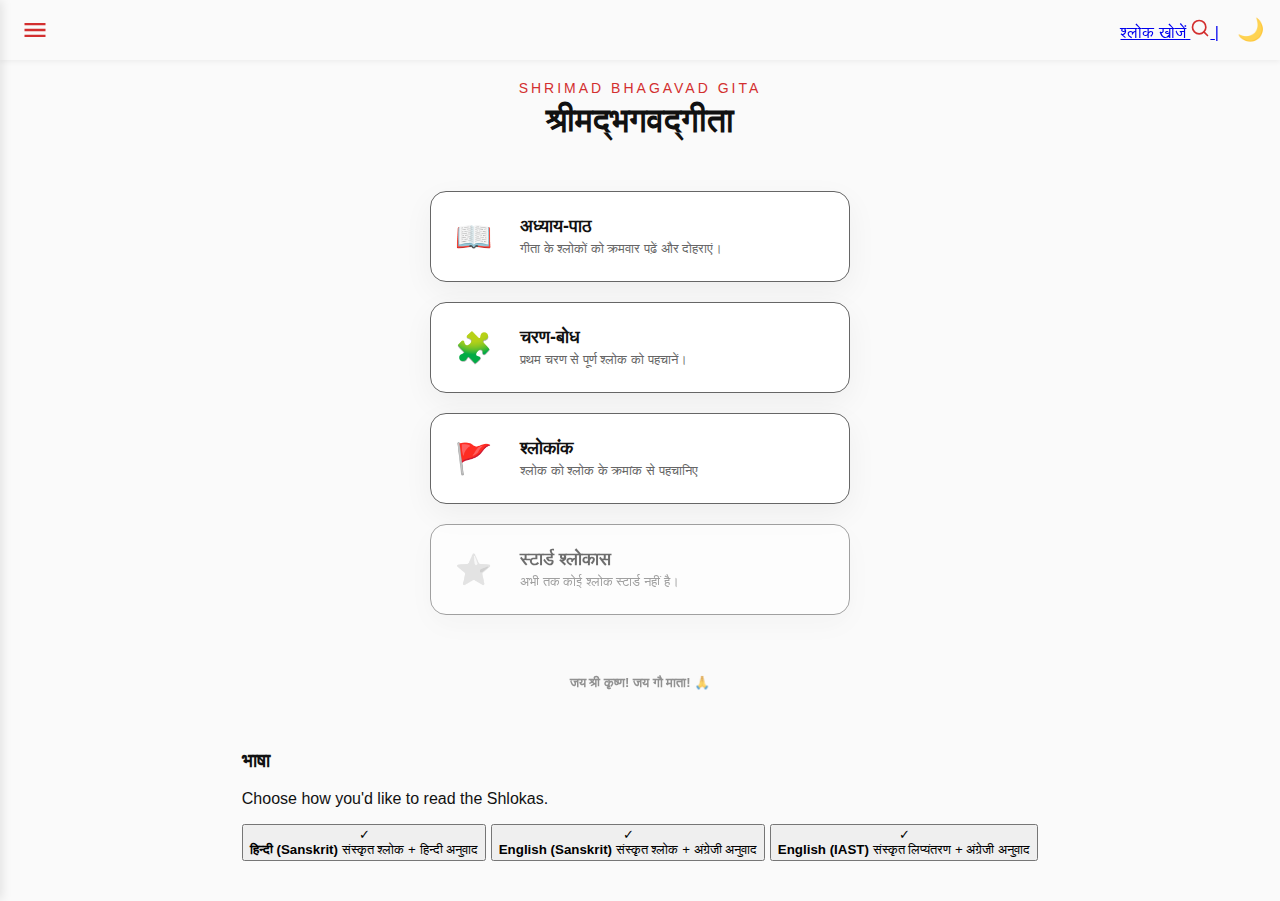
<file: index.html>
<!DOCTYPE html>
<html lang="en">
<head>
    <meta charset="UTF-8">
    <meta name="viewport" content="width=device-width, initial-scale=1.0, maximum-scale=1.0, user-scalable=no, viewport-fit=cover">
    <title>Project Gita</title>
    <meta name="title" content="Project Gita - Shrimad Bhagavad Gita">
    <meta name="description" content="Master the Gita through Adhyay-Path, Charan-Bodha, and Shlokank. Read and revise verses.">

    <meta property="og:type" content="website">
    <meta property="og:url" content="https://preeteshvk.github.io/Practice-Gita/">
    <meta property="og:title" content="Project Gita">
    <meta property="og:description" content="Journey of the self, through the self, to the self. Master Bhagavad Gita shlokas.">
    <meta property="og:image" content="https://preeteshvk.github.io/Practice-Gita/og-baner.jpg">

    <meta property="twitter:card" content="summary_large_image">
    <meta property="twitter:url" content="https://preeteshvk.github.io/Practice-Gita/">
    <meta property="twitter:title" content="Project Gita">
    <meta property="twitter:description" content="Master the Gita through Adhyay-Path, Charan-Bodha, and Shlokank.">
    <meta property="twitter:image" content="https://preeteshvk.github.io/Practice-Gita/og-baner.jpg">

    <link rel="manifest" href="manifest.json">

    <meta name="apple-mobile-web-app-capable" content="yes">
    <meta name="apple-mobile-web-app-status-bar-style" content="black-translucent">
    <meta name="apple-mobile-web-app-title" content="Project Gita">
    <link rel="apple-touch-icon" href="icon-192.png">
    <link rel="apple-touch-startup-image" href="icon-512.png">
    <link rel="stylesheet" href="style.css">
</head>
<body>
    <div class="nav-bar">
        <div class="hamburger" id="openMenu">
            <svg viewBox="0 0 24 24"><path d="M3 18h18v-2H3v2zm0-5h18v-2H3v2zm0-7v2h18V6H3z"/></svg>
        </div>
        <div class="nav-right-actions" style="display: flex; align-items: center; gap: 18px;">
            <a href="AdhyayPath.html#jump" class="nav-tool-btn search-link">
                <span class="search-text" data-cap="search_shloka">Search Shloka</span>
                <svg width="20" height="20" viewBox="0 0 24 24" fill="none" stroke="currentColor" stroke-width="2" stroke-linecap="round" stroke-linejoin="round" style="color: var(--accent);">
                    <circle cx="11" cy="11" r="8"></circle>
                    <line x1="21" y1="21" x2="16.65" y2="16.65"></line>
                </svg>
                <span class="separator">|</span>
            </a>
            <div class="theme-toggle" id="themeToggle">🌙</div>
        </div>
    </div>

    <div class="content-wrapper">
        <div class="logo-area">
            <div class="subtitle">Shrimad Bhagavad Gita</div>
            <h1>श्रीमद्भगवद्गीता</h1>
        </div>

        <div class="menu-stack">
            <a href="AdhyayPath.html" class="menu-item">
                <div class="icon-box">📖</div>
                <div class="text-box">
                    <h2 data-cap="adhyay_path_title">Adhyay-Path</h2>
                    <p data-cap="adhyay_path_desc">Read and revise the Gita verse by verse.</p>
                </div>
            </a>

            <a href="CharanBodha.html" class="menu-item">
                <div class="icon-box">🧩</div>
                <div class="text-box">
                    <h2 data-cap="charan_bodha_title">Charan-Bodha</h2>
                    <p data-cap="charan_bodha_desc">Identify the full verse from its opening phrase.</p>
                </div>
            </a>

            <a href="Shlokank.html" class="menu-item">
                <div class="icon-box">🚩</div>
                <div class="text-box">
                    <h2 data-cap="shlokank_title">Shlokank</h2>
                    <p data-cap="shlokank_desc">Identify the full verse from its chapter and verse number.</p>
                </div>
            </a>

            <a href="AdhyayPath.html?mode=starred" class="menu-item" id="starred-menu-item">
                <div class="icon-box">⭐</div>
                <div class="text-box">
                    <h2 data-cap="starred_title">Starred Shlokas</h2>
                    <p data-cap="starred_desc">Revisit your bookmarked verses.</p>
                </div>
            </a>
        </div>

        <div class="footer" data-cap="salutation_footer" style="opacity: 0.7; font-weight: 600;">
            Jai Shri Krishna! Jai Gau Mata! 🙏
        </div>
    </div>

    <div id="lang-modal" class="modal-overlay" style="display:none;">
        <div class="modal-card">
            <h3 data-cap="language">Select Language</h3>
            <p>Choose how you'd like to read the Shlokas.</p>
            <div class="lang-options">
                <button onclick="setLanguage('hi')">
                    <div class="check-mark">✓</div>
                    <strong>हिन्दी (Sanskrit)</strong>
                    <span data-cap="lang_hi_desc">Sanskrit shlokas + Hindi translation</span>
                </button>
                <button onclick="setLanguage('en_sanskrit')">
                    <div class="check-mark">✓</div>
                    <strong>English (Sanskrit)</strong>
                    <span data-cap="lang_en_s_desc">Sanskrit shlokas + English translation</span>
                </button>
                <button onclick="setLanguage('en_iast')">
                    <div class="check-mark">✓</div>
                    <strong>English (IAST)</strong>
                    <span data-cap="lang_en_i_desc">Sanskrit transliteration + English translation</span>
                </button>
            </div> 
        </div>
    </div>

    <script>
        document.addEventListener("DOMContentLoaded", () => {
            const savedLang = localStorage.getItem("gita_lang");
            const modal = document.getElementById('lang-modal');
            
            if (!savedLang && modal) {
                modal.style.display = 'flex';
            } else if (savedLang) {
                document.documentElement.setAttribute('data-lang', savedLang);
            }

            // --- Starred Menu Item Logic ---
            const starredBtn = document.getElementById("starred-menu-item");
            if (starredBtn) {
                const stars = JSON.parse(localStorage.getItem("gita_stars") || "[]");
                if (stars.length === 0) {
                    starredBtn.style.opacity = "0.6";
                    starredBtn.style.filter = "grayscale(1)";
                    starredBtn.style.pointerEvents = "none";
                    // Tagged for translation even in disabled state
                    const p = starredBtn.querySelector('p');
                    if (p) p.setAttribute('data-cap', 'no_stars');
                }
            }
        });
    </script>
    <script src="theme.js"></script>
    <script src="menu.js"></script>
    <script src="app.js"></script>
</body>
</html>
</file>
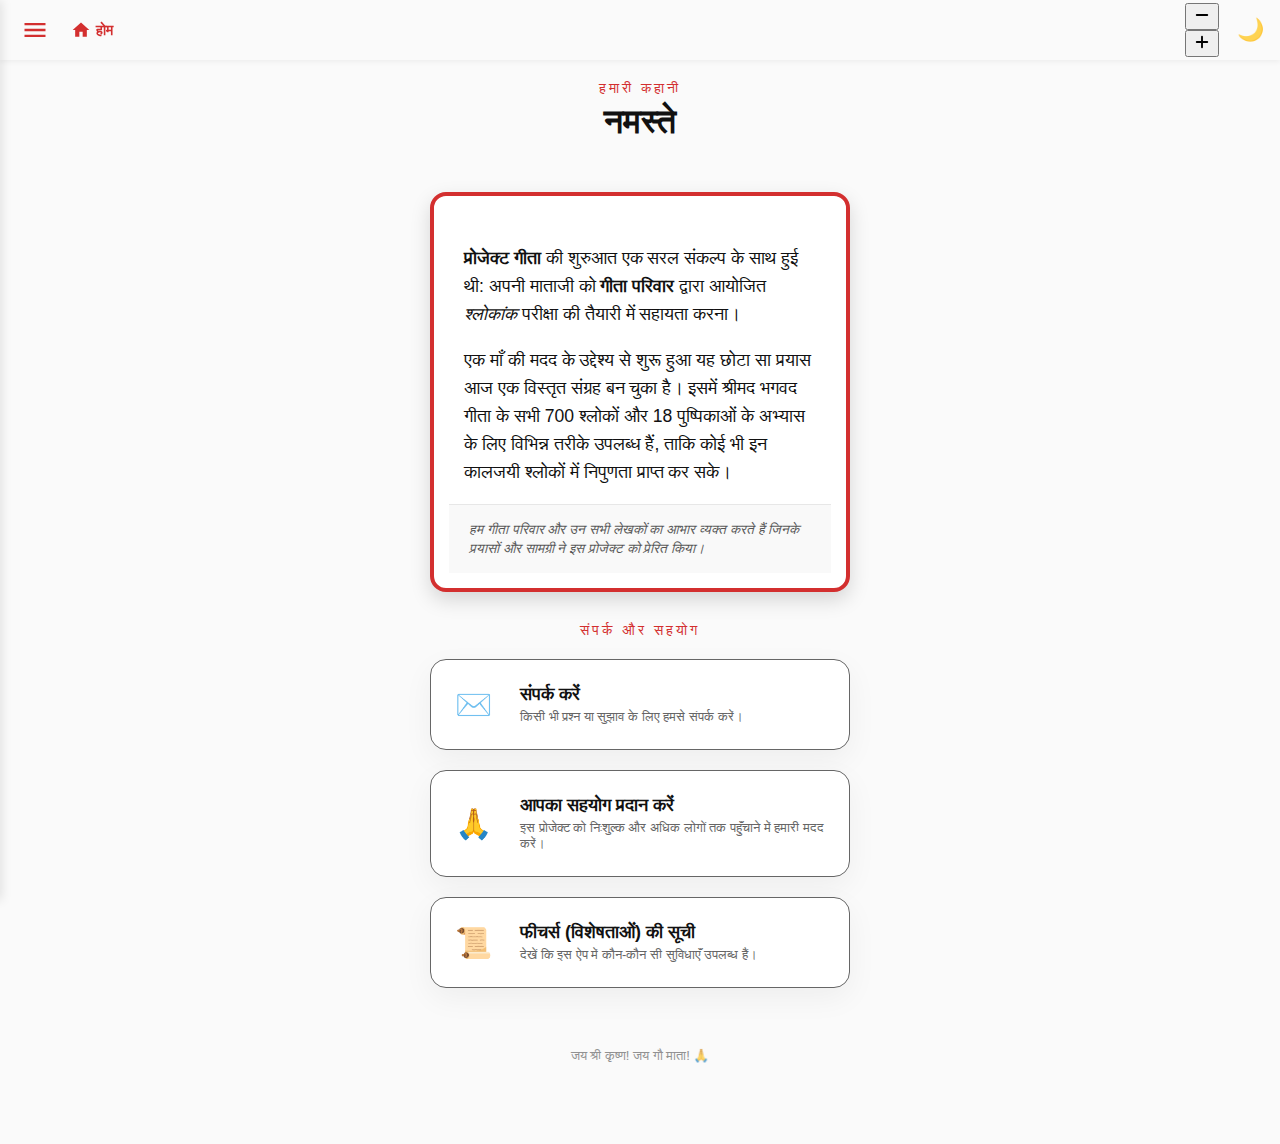
<file: about.html>
<!DOCTYPE html>
<html lang="en">
<head>
    <meta charset="UTF-8">
    <meta name="viewport" content="width=device-width, initial-scale=1.0, maximum-scale=1.0, user-scalable=no, viewport-fit=cover">
    <title>About | Project Gita</title>
    <link rel="manifest" href="manifest.json">

    <meta name="apple-mobile-web-app-capable" content="yes">
    <meta name="apple-mobile-web-app-status-bar-style" content="black-translucent">
    <meta name="apple-mobile-web-app-title" content="Project Gita">
    <link rel="apple-touch-icon" href="icon-192.png">

    <link rel="apple-touch-startup-image" href="icon-512.png">
    <link rel="stylesheet" href="style.css">
</head>
<body class="child-page">
    <div class="nav-bar">
         <div class="nav-left-group">
            <div class="hamburger" id="openMenu">
                <svg viewBox="0 0 24 24" width="24" height="24"><path d="M3 18h18v-2H3v2zm0-5h18v-2H3v2zm0-7v2h18V6H3z"/></svg>
            </div>
            <a href="index.html" class="nav-btn" id="go-home">
                <svg viewBox="0 0 24 24"><path d="M10 20v-6h4v6h5v-8h3L12 3 2 12h3v8z"/></svg>
                <span data-cap="home">Home</span>
            </a>
        </div>
        <div class="nav-right-actions" style="display: flex; align-items: center; gap: 18px;">
            <div class="zoom-pill">
                <button id="btnZoomOut" aria-label="Zoom Out">
                    <svg width="18" height="18" viewBox="0 0 24 24" fill="none" stroke="currentColor" stroke-width="2.5" stroke-linecap="round"><line x1="5" y1="12" x2="19" y2="12"></line></svg>
                </button>
                <div class="zoom-divider"></div>
                <button id="btnZoomIn" aria-label="Zoom In">
                    <svg width="18" height="18" viewBox="0 0 24 24" fill="none" stroke="currentColor" stroke-width="2.5" stroke-linecap="round"><line x1="12" y1="5" x2="12" y2="19"></line><line x1="5" y1="12" x2="19" y2="12"></line></svg>
                </button>
            </div>
            <div class="theme-toggle" id="themeToggle">🌙</div>
        </div>
    </div>

    <div class="content-wrapper">
        <div class="logo-area">
            <div class="subtitle" data-cap="about_story_title">Our Story</div>
            <h1 data-cap="about_greeting">नमस्ते</h1>
        </div>

        <div class="card about-card" style="height: auto !important; min-height: unset !important;">
            <div class="card-body" style="padding-bottom: 0;">
                <div class="shloka-text" style="font-size: 1.1rem; text-align: left;">
                    <p data-cap="about_p1">
                        <strong>Project Gita</strong> began with a simple desire: to help my mother prepare for her <em>Shlokanka</em> examination conducted by <strong>Gita Parivar</strong>.
                    </p>
                    <p data-cap="about_p2">
                        What started as a tool for a mother has grown into a comprehensive repository with different practice modes for all 700 Verses and 18 Pushpikas of the Shrimad Bhagavad Gita, designed for anyone seeking to master these timeless verses.
                    </p>
                </div>
            </div>
            <div class="card-footer" style="display: block !important; padding: 15px 20px; border-top: 1px solid rgba(128, 128, 128, 0.15); background: rgba(128, 128, 128, 0.05); text-align: left;">
                <p style="font-size: 0.85rem; opacity: 0.7; font-style: italic; margin: 0; line-height: 1.4;" data-cap="about_thanks">
                    We thank Gita Parivar and the authors for their efforts and the content that inspired this project.
                </p>
            </div>
        </div>

        <div class="logo-area" style="margin-top: 30px; margin-bottom: 20px;">
            <div class="subtitle" data-cap="about_contact_title">Contact & Support</div>
        </div>

        <div class="menu-stack">
            <a href="mailto:simplyperspicacious@gmail.com" class="menu-item">
                <div class="icon-box">✉️</div>
                <div class="text-box">
                    <h2 data-cap="contact_us">Contact Us</h2>
                    <p data-cap="contact_desc">Reach out for queries or feedback.</p>
                </div>
            </a>

            <a href="support.html" class="menu-item">
                <div class="icon-box">🙏</div>
                <div class="text-box">
                    <h2 data-cap="support_init_title">Support the Initiative</h2>
                    <p data-cap="support_init_desc">Help us make this project available to more number of people freely.</p>
                </div>
            </a>
            
            <a href="features.html" class="menu-item">
                <div class="icon-box">📜</div>
                <div class="text-box">
                    <h2 data-cap="feat_list_title">Features list</h2>
                    <p data-cap="feat_list_desc">See what all features the functionality has.</p>
                </div>
            </a>
        </div>

        <div class="footer" data-cap="salutation_footer">
                Jai Shri Krishna! Jai Gau Mata! 🙏
        </div>
    </div>

    <script src="theme.js"></script>
    <script src="menu.js"></script>
    <script src="app.js"></script>
</body>
</html>
</file>
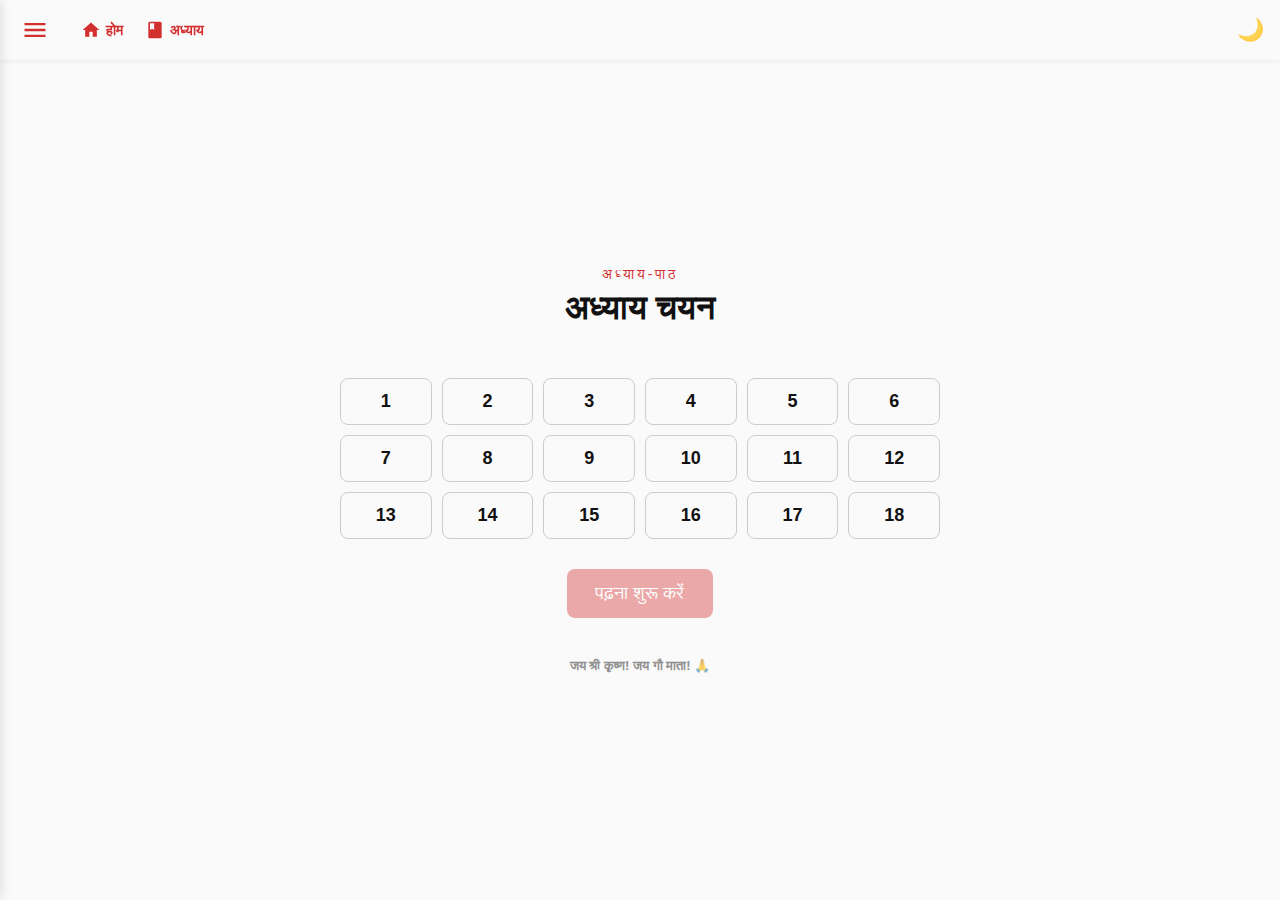
<file: AdhyayPath.html>
<!DOCTYPE html>
<html lang="en">
<head>
    <meta charset="UTF-8">
    <meta name="viewport" content="width=device-width, initial-scale=1.0, maximum-scale=1.0, user-scalable=no, viewport-fit=cover">
    <title>Gita Adhyay and its translation</title>
    <link rel="manifest" href="manifest.json">

    <meta name="apple-mobile-web-app-capable" content="yes">
    <meta name="apple-mobile-web-app-status-bar-style" content="black-translucent">
    <meta name="apple-mobile-web-app-title" content="Project Gita">
    <link rel="apple-touch-icon" href="icon-192.png">

    <link rel="apple-touch-startup-image" href="icon-512.png">
    <link href="https://fonts.googleapis.com/css2?family=Noto+Sans+Devanagari:wght@300;500;700&display=swap" rel="stylesheet">
    <link rel="stylesheet" href="style.css">
</head>
<body>
    <div class="nav-bar">
        <div class="nav-left-group">
            <div class="hamburger" id="openMenu" style="margin-right: 10px; cursor: pointer;">
                <svg viewBox="0 0 24 24" width="24" height="24" fill="var(--accent)"><path d="M3 18h18v-2H3v2zm0-5h18v-2H3v2zm0-7v2h18V6H3z"/></svg>
            </div>
            <a href="index.html" class="nav-btn" id="go-home">
                <svg viewBox="0 0 24 24"><path d="M10 20v-6h4v6h5v-8h3L12 3 2 12h3v8z"/></svg> 
                <span data-cap="home">Home</span>
            </a>
            <a href="AdhyayPath.html" class="nav-btn" id="go-select">
                <svg viewBox="0 0 24 24"><path d="M18 2H6c-1.1 0-2 .9-2 2v16c0 1.1.9 2 2 2h12c1.1 0 2-.9 2-2V4c0-1.1-.9-2-2-2zM6 4h5v8l-2.5-1.5L6 12V4z"/></svg>
                <span data-cap="adhyay">Adhyay</span>
            </a>
        </div>
        <div class="theme-toggle" id="themeToggle">🌙</div>
    </div>

    <div class="adhyay-selection" id="selection-screen">
        <div class="logo-area" style="margin-top: 40px;">
            <div class="subtitle" data-cap="adhyay_path_title">Gita Adhyay Path</div>
            <h1 data-cap="adhyay_select">अध्याय चयन</h1>
        </div>
        <div class="adhyay-grid" id="grid"></div>
        <button id="start" class="start-btn" data-cap="start_reading" disabled>Start Reading</button>
        
        <div class="footer" data-cap="salutation_footer" style="text-align: center; margin-top: 30px; opacity: 0.7; font-weight: 600;">
            Jai Shri Krishna! Jai Gau Mata! 🙏
        </div>
    </div>

    <div class="practice-screen" id="reading-screen">
        <div class="card" id="card" style="height: 70vh;"> 
            <div class="card-header" style="display: flex; justify-content: space-between; align-items: center; padding: 10px 15px;">
                <div id="counter" class="counter-text" style="font-weight: 600; font-size: 1rem; color: var(--text); opacity: 0.8;"></div>
                <div id="header-text" class="header-text" style="position: absolute; left: 50%; transform: translateX(-50%);"></div>
                <div style="display: flex; align-items: center; justify-content: flex-end; min-width: 60px; gap: 12px; padding-right: 5px;">
                    <button id="star-btn" style="background:none; border:none; font-size: 1.6rem; cursor:pointer; color: var(--accent); padding: 0; margin: 0; line-height: 1;">☆</button>
                    <button class="icon" id="flip" style="background:none; border:none; padding: 0; margin: 0; display: flex; align-items: center;">
                        <svg class="icon-svg" viewBox="0 0 24 24">
                            <path d="M12 6V3L8 7l4 4V8c2.76 0 5 2.24 5 5 0 .34-.03.67-.1 1h2.02c.05-.33.08-.66.08-1 0-3.87-3.13-7-7-7zm-5 5c0-.34.03-.67.1-1H5.08c-.05.33-.08.66-.08 1 0 3.87 3.13 7 7 7v3l4-4-4-4v3c-2.76 0-5-2.24-5-5z"/>
                        </svg>
                    </button>
                </div>
            </div>
            <div class="card-body">
                <div id="shloka-text" class="shloka-text" style="display: block;"></div>
                <div id="translation-text" class="translation-text" style="display: none;"></div>
            </div>
            <div class="card-footer">
                <button class="shloka-nav-btn" id="prev-btn">
                    <svg class="shloka-nav-svg" viewBox="0 0 24 24"><path d="M15.41 7.41L14 6l-6 6 6 6 1.41-1.41L10.83 12z"/></svg>
                </button>
                <div style="grid-column: 2;"></div> 
                <button class="shloka-nav-btn" id="next-btn">
                    <svg class="shloka-nav-svg" viewBox="0 0 24 24"><path d="M10 6L8.59 7.41 13.17 12l-4.58 4.59L10 18l6-6z"/></svg>
                </button>
            </div>
        </div>
        <div class="next-container">
            <button class="icon" id="prev">
                <svg class="icon-svg" viewBox="0 0 24 24" style="transform: scaleX(-1);">
                    <path d="M12 4l-1.41 1.41L15.17 10H4v2h11.17l-4.58 4.59L12 18l8-8z"/>
                </svg>
            </button>
            <button class="icon" id="next">
                <svg class="icon-svg" viewBox="0 0 24 24">
                    <path d="M12 4l-1.41 1.41L15.17 10H4v2h11.17l-4.58 4.59L12 18l8-8z"/>
                </svg>
            </button>
        </div>
    </div>
    <div class="completion-screen" id="completion-screen">
            <h1 data-cap="complete_title">Chapter Complete! 📖✨</h1>
            <p id="completion-msg"></p>
            <button class="action-btn" id="btn-restart" data-cap="reread">Reread Chapter</button>
            <button class="action-btn" id="btn-next-adhyay" data-cap="next_adhyay">Next Chapter</button>
            <button class="action-btn secondary" onclick="location.reload()" data-cap="adhyay_select">Select Adhyay</button>
    </div>

   
    <div id="jump-modal" class="jump-overlay" style="display:none;">
    <div class="jump-card">
        <h3 data-cap="quick_jump">Quick Jump</h3>
        <div class="drop-group">
            <label data-cap="pick_ch">Select Adhyay</label>
            <select id="jump-ch-select">
                <option value="" disabled selected data-cap="pick_ch">Pick Chapter</option>
            </select>
        </div>
        <div class="drop-group">
            <label data-cap="pick_vs">Select Shloka</label>
            <select id="jump-vs-select" disabled>
                <option value="" disabled selected data-cap="pick_vs">Pick Shloka</option>
            </select>
        </div>
        <div class="jump-actions">
            <button id="jump-confirm" class="jump-btn-go" data-cap="start_reading">Go</button>
            <button id="jump-cancel" class="jump-btn-cancel" data-cap="close">Cancel</button>
        </div>
    </div>
</div>

    <script src="theme.js"></script>
    <script src="menu.js"></script> <script src="path.js"></script>
</body>
</html>
</file>
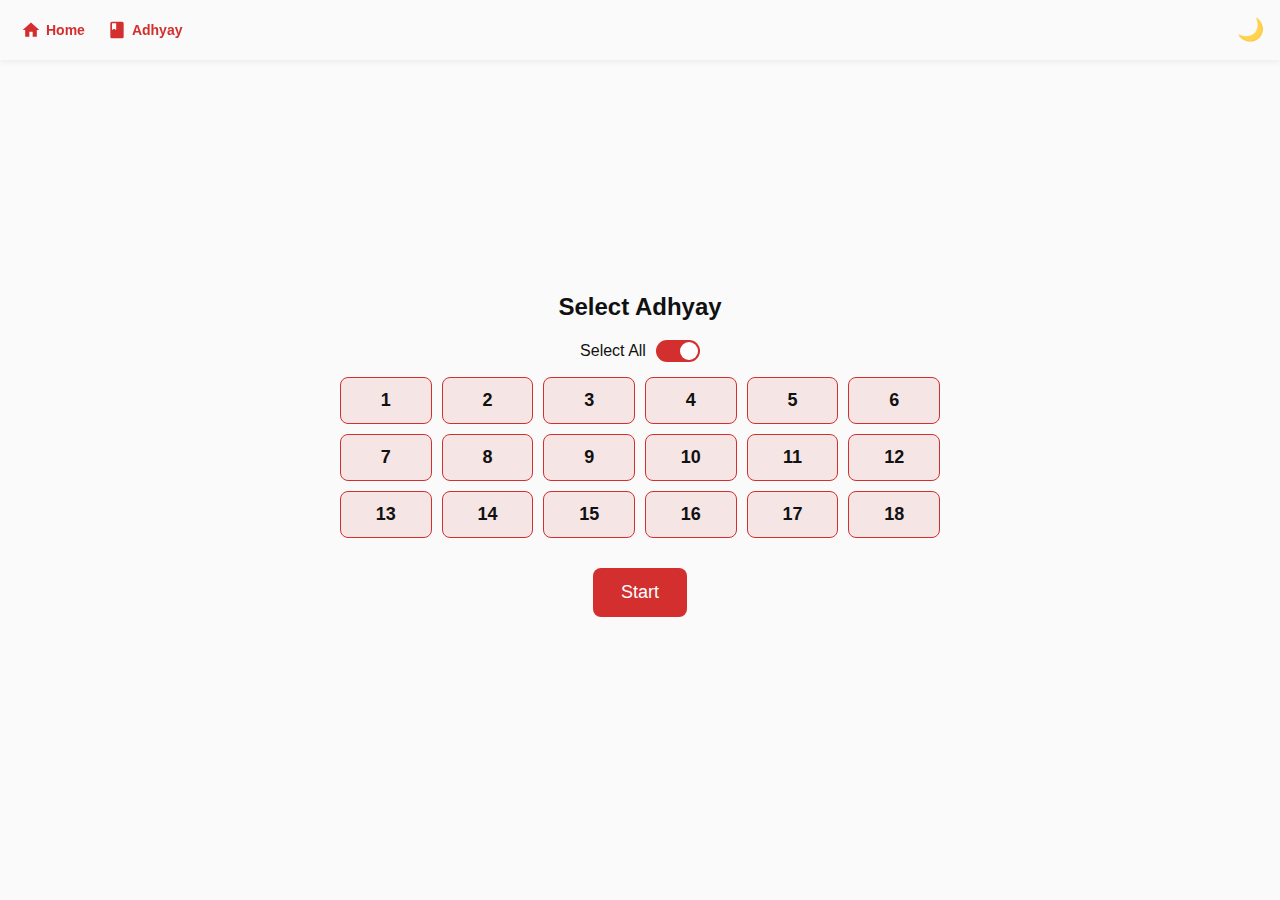
<file: CharanBodha.html>
<!DOCTYPE html>
<html lang="en">
<head>
    <meta charset="UTF-8">
    <meta name="viewport" content="width=device-width, initial-scale=1.0, maximum-scale=1.0, user-scalable=no, viewport-fit=cover">
    <title>Gita Charan wise Practice</title>

    <link href="https://fonts.googleapis.com/css2?family=Noto+Sans+Devanagari&display=swap" rel="stylesheet">
    
    <link rel="stylesheet" href="style.css">
</head>

<body>

    <div class="nav-bar">
        <div class="nav-left-group">
            <a href="index.html" class="nav-btn" id="go-home">
                <svg viewBox="0 0 24 24"><path d="M10 20v-6h4v6h5v-8h3L12 3 2 12h3v8z"/></svg>
                Home
            </a>
            <button class="nav-btn" id="go-select">
                <svg viewBox="0 0 24 24"><path d="M18 2H6c-1.1 0-2 .9-2 2v16c0 1.1.9 2 2 2h12c1.1 0 2-.9 2-2V4c0-1.1-.9-2-2-2zM6 4h5v8l-2.5-1.5L6 12V4z"/></svg>
                Adhyay
            </button>
        </div>
        <div class="theme-toggle" id="themeToggle">🌙</div>
    </div>

    <div class="adhyay-selection" id="selection-screen">
        <h2>Select Adhyay</h2>
        <div class="select-all">
            <span>Select All</span>
            <div id="toggle" class="toggle active"></div>
        </div>
        <div class="adhyay-grid" id="grid"></div>
        <button class="start-btn" id="start">Start</button>
    </div>

    <div class="practice-screen" id="practice-screen">
        <div class="card" id="card">
            <div class="card-header">
                <div class="timer-container" id="timer-box">
                    <svg viewBox="0 0 24 24"><path d="M15 1H9v2h6V1zm-4 13h2V8h-2v6zm8.03-6.61l1.42-1.42c-.43-.51-.9-.99-1.41-1.41l-1.42 1.42C16.07 4.74 14.12 4 12 4c-4.97 0-9 4.03-9 9s4.03 9 9 9 9-4.03 9-9c0-2.12-.74-4.07-1.97-5.61zM12 20c-3.87 0-7-3.13-7-7s3.13-7 7-7 7 3.13 7 7-3.13 7-7 7z"/></svg>
                    <span id="timer">0.0s</span>
                </div>
                
                <div style="display:flex; flex-direction:column; align-items:center;">
                    <div id="counter" class="counter-text"></div>
                    <div id="header-text" class="header-text"></div>
                </div>

                <button class="icon" id="flip" style="text-align: right;">
                    <svg class="icon-svg" viewBox="0 0 24 24">
                        <path d="M12 6V3L8 7l4 4V8c2.76 0 5 2.24 5 5 0 .34-.03.67-.1 1h2.02c.05-.33.08-.66.08-1 0-3.87-3.13-7-7-7zm-5 5c0-.34.03-.67.1-1H5.08c-.05.33-.08.66-.08 1 0 3.87 3.13 7 7 7v3l4-4-4-4v3c-2.76 0-5-2.24-5-5z"/>
                    </svg>
                </button>
            </div>

            <div class="card-body">
                <div id="center-text" class="center-number"></div>
                <div id="shloka-text" class="shloka-text"></div>
            </div>

            <div class="card-footer">
    <button class="shloka-nav-btn" id="prev-shloka" title="Previous Shloka">
        <svg class="shloka-nav-svg" viewBox="0 0 24 24">
            <path d="M15.41 7.41L14 6l-6 6 6 6 1.41-1.41L10.83 12z"/>
        </svg>
    </button>

    <button class="hint-btn" id="hint-btn">Hint</button>

    <button class="shloka-nav-btn" id="next-shloka" title="Next Shloka">
        <svg class="shloka-nav-svg" viewBox="0 0 24 24">
            <path d="M10 6L8.59 7.41 13.17 12l-4.58 4.59L10 18l6-6z"/>
        </svg>
    </button>
    
    <div class="hint-banner" id="hint"></div>
</div>
        </div>

        <div class="next-container">
            <button class="icon" id="prev">
                <svg class="icon-svg" viewBox="0 0 24 24" style="transform: scaleX(-1);">
                    <path d="M12 4l-1.41 1.41L15.17 10H4v2h11.17l-4.58 4.59L12 18l8-8z"/>
                </svg>
            </button>
            
            <button class="icon" id="next">
                <svg class="icon-svg" viewBox="0 0 24 24">
                    <path d="M12 4l-1.41 1.41L15.17 10H4v2h11.17l-4.58 4.59L12 18l8-8z"/>
                </svg>
            </button>
        </div>
    </div>

    <div class="completion-screen" id="completion-screen">
        <h1 style="font-size: 48px; margin-bottom: 10px;">🙏</h1>
        <h2>Shlokas Finished!</h2>
        <p style="color: var(--muted); margin-bottom: 30px;">You have completed all selected shlokas.</p>
        <button class="action-btn" id="btn-restart">Continue Practicing</button>
        <button class="action-btn secondary" id="btn-home-complete">Back to Selection</button>
    </div>

    <script src="theme.js"></script>
    <script src="bodha.js"></script>

</body>
</html>
</file>
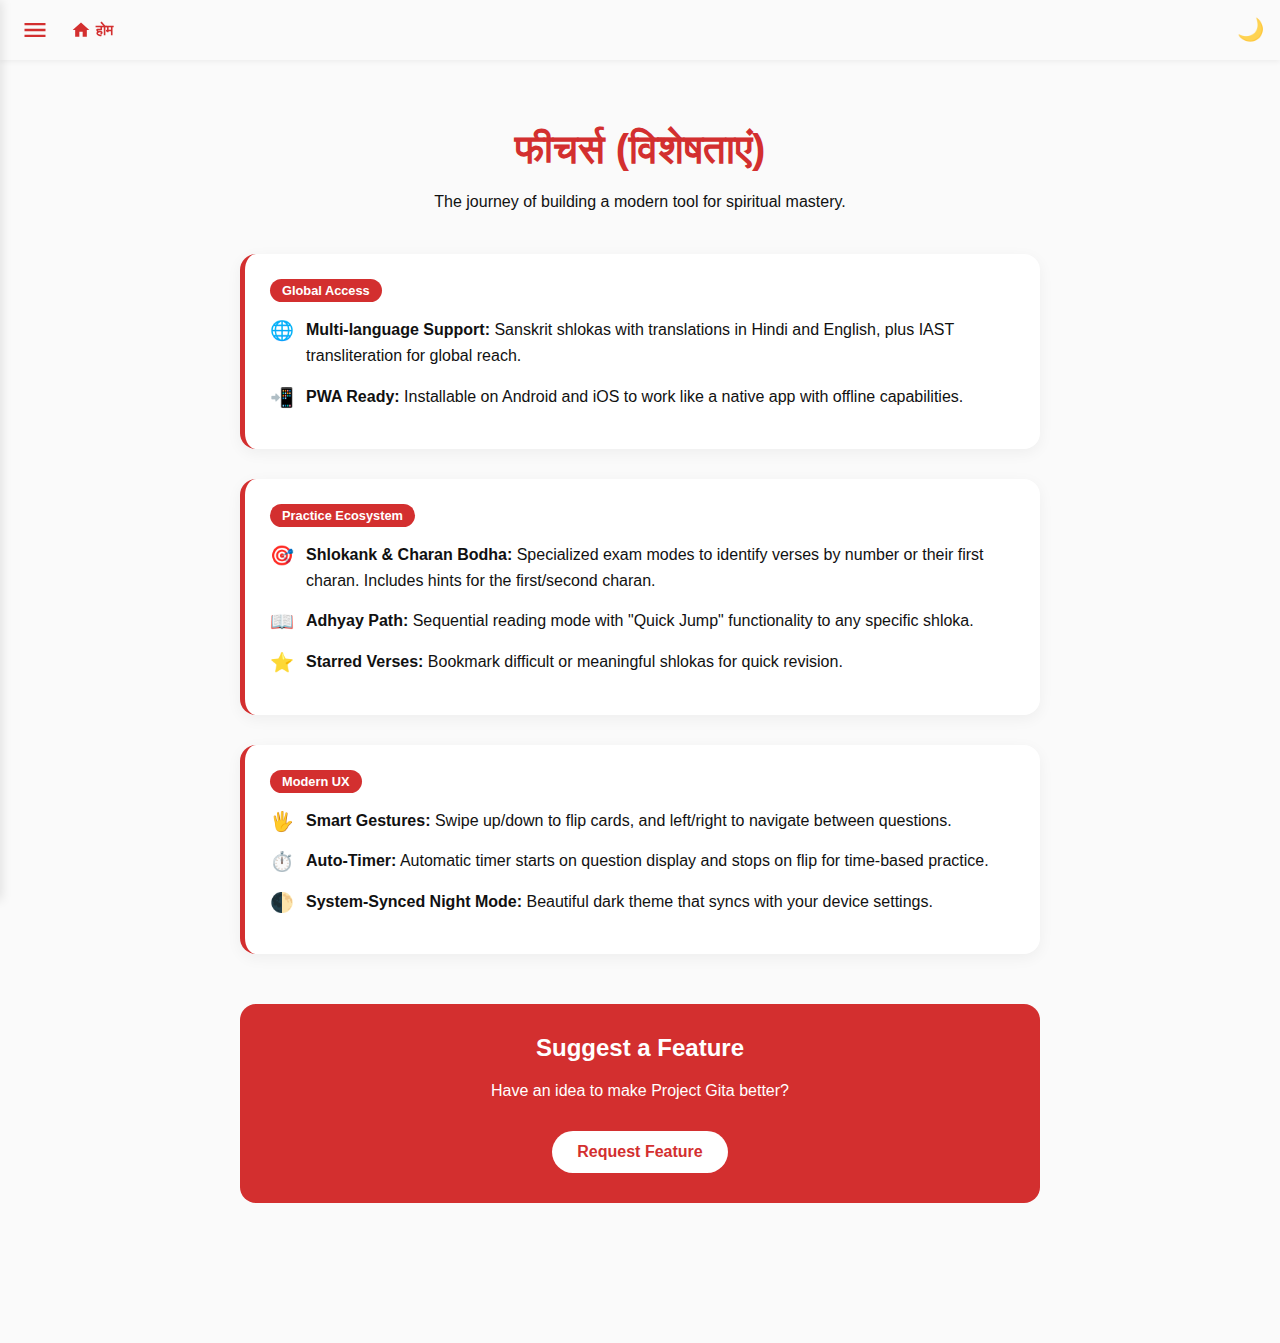
<file: features.html>
<!DOCTYPE html>
<html lang="en">
<head>
    <meta charset="UTF-8">
    <meta name="viewport" content="width=device-width, initial-scale=1.0, maximum-scale=1.0, user-scalable=no, viewport-fit=cover">
    <title>Features - Project Gita</title>
    <link href="https://fonts.googleapis.com/css2?family=Noto+Sans+Devanagari:wght@300;500;700&display=swap" rel="stylesheet">
    <link rel="stylesheet" href="style.css">
    <style>
        /* Feature Specific Styles */
        .features-container {
            width: 90%;
            max-width: 800px;
            margin: 0 auto;
            padding: 20px 0 100px 0;
        }

        .page-header {
            text-align: center;
            margin-bottom: 40px;
        }

        .page-header h1 {
            color: var(--accent);
            font-size: 2.5rem;
            margin-bottom: 10px;
        }

        .version-card {
            background: var(--card-bg);
            border-radius: 16px;
            padding: 25px;
            margin-bottom: 30px;
            box-shadow: 0 4px 15px rgba(0,0,0,0.05);
            border-left: 5px solid var(--accent);
            position: relative;
        }

        .version-tag {
            background: var(--accent);
            color: white;
            padding: 4px 12px;
            border-radius: 20px;
            font-size: 0.8rem;
            font-weight: bold;
            display: inline-block;
            margin-bottom: 15px;
        }

        .feature-item {
            margin-bottom: 15px;
            display: flex;
            gap: 12px;
            align-items: flex-start;
        }

        .feature-icon {
            font-size: 1.2rem;
            flex-shrink: 0;
            padding-top: 2px;
        }

        .feature-text {
            line-height: 1.6;
            color: var(--text);
        }

        .suggest-section {
            background: var(--accent);
            color: white;
            border-radius: 16px;
            padding: 30px;
            text-align: center;
            margin-top: 50px;
        }

        .suggest-section h2 { margin-top: 0; }

        .btn-email {
            background: white;
            color: var(--accent);
            padding: 12px 25px;
            border-radius: 30px;
            text-decoration: none;
            font-weight: bold;
            display: inline-block;
            margin-top: 15px;
            transition: transform 0.2s;
        }

        .btn-email:active { transform: scale(0.95); }

        @media (max-width: 600px) {
            .page-header h1 { font-size: 1.8rem; }
            .version-card { padding: 18px; }
        }
    </style>
</head>
<body>
    <div class="nav-bar">
        <div class="nav-left-group">
            <div class="hamburger" id="openMenu">
                <svg viewBox="0 0 24 24" width="24" height="24"><path d="M3 18h18v-2H3v2zm0-5h18v-2H3v2zm0-7v2h18V6H3z"/></svg>
            </div>
            <a href="index.html" class="nav-btn" id="go-home">
                <svg viewBox="0 0 24 24"><path d="M10 20v-6h4v6h5v-8h3L12 3 2 12h3v8z"/></svg>
                <span data-cap="home">Home</span>
            </a>
        </div>
        <div class="theme-toggle" id="themeToggle">🌙</div>
    </div>

    <div class="features-container">
        <div class="page-header">
            <h1 data-cap="features">Features</h1>
            <p class="feature-text">The journey of building a modern tool for spiritual mastery.</p>
        </div>

        <div class="version-card">
            <span class="version-tag">Global Access</span>
            <div class="feature-item">
                <span class="feature-icon">🌐</span>
                <div class="feature-text"><strong>Multi-language Support:</strong> Sanskrit shlokas with translations in Hindi and English, plus IAST transliteration for global reach.</div>
            </div>
            <div class="feature-item">
                <span class="feature-icon">📲</span>
                <div class="feature-text"><strong>PWA Ready:</strong> Installable on Android and iOS to work like a native app with offline capabilities.</div>
            </div>
        </div>

        <div class="version-card">
            <span class="version-tag">Practice Ecosystem</span>
            <div class="feature-item">
                <span class="feature-icon">🎯</span>
                <div class="feature-text"><strong>Shlokank & Charan Bodha:</strong> Specialized exam modes to identify verses by number or their first charan. Includes hints for the first/second charan.</div>
            </div>
            <div class="feature-item">
                <span class="feature-icon">📖</span>
                <div class="feature-text"><strong>Adhyay Path:</strong> Sequential reading mode with "Quick Jump" functionality to any specific shloka.</div>
            </div>
            <div class="feature-item">
                <span class="feature-icon">⭐</span>
                <div class="feature-text"><strong>Starred Verses:</strong> Bookmark difficult or meaningful shlokas for quick revision.</div>
            </div>
        </div>

        <div class="version-card">
            <span class="version-tag">Modern UX</span>
            <div class="feature-item">
                <span class="feature-icon">🖐️</span>
                <div class="feature-text"><strong>Smart Gestures:</strong> Swipe up/down to flip cards, and left/right to navigate between questions.</div>
            </div>
            <div class="feature-item">
                <span class="feature-icon">⏱️</span>
                <div class="feature-text"><strong>Auto-Timer:</strong> Automatic timer starts on question display and stops on flip for time-based practice.</div>
            </div>
            <div class="feature-item">
                <span class="feature-icon">🌓</span>
                <div class="feature-text"><strong>System-Synced Night Mode:</strong> Beautiful dark theme that syncs with your device settings.</div>
            </div>
        </div>

        <div class="suggest-section">
            <h2>Suggest a Feature</h2>
            <p>Have an idea to make Project Gita better?</p>
            <a href="request.html"  Request" class="btn-email">Request Feature</a>
        </div>
    </div>

    <script src="theme.js"></script>
    <script src="menu.js"></script>
</body>
</html>
</file>
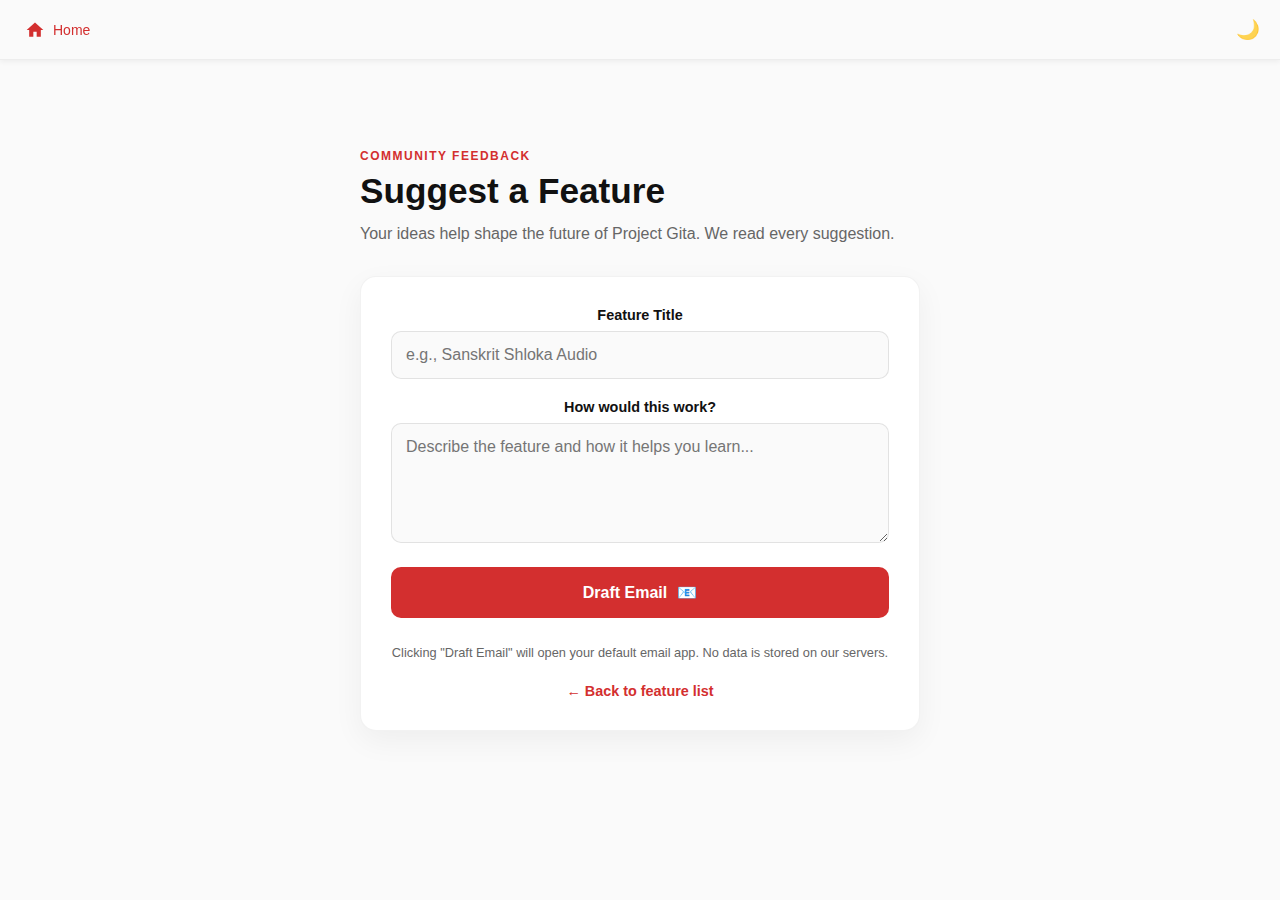
<file: request.html>
<!DOCTYPE html>
<html lang="en">
<head>
    <meta charset="UTF-8">
    <meta name="viewport" content="width=device-width, initial-scale=1.0, maximum-scale=1.0, user-scalable=no, viewport-fit=cover">
    <title>Suggest a Feature | Project Gita</title>
    
    <link rel="stylesheet" href="style.css">
    <link href="https://fonts.googleapis.com/css2?family=Noto+Sans+Devanagari:wght@300;500;700&display=swap" rel="stylesheet">

    <style>
        /* 1. LAYOUT ALIGNMENT */
        * { box-sizing: border-box; }
        
        body { 
            margin: 0;
            padding-top: calc(80px + env(safe-area-inset-top)) !important;
            background: var(--bg);
            color: var(--text);
            font-family: 'Noto Sans Devanagari', sans-serif;
            min-height: 100vh;
            display: flex;
            flex-direction: column;
            align-items: center;
        }

        /* 2. NAVIGATION BAR (Matching your Resources UI) */
        .nav-bar {
            position: fixed;
            top: 0; left: 0; right: 0;
            height: calc(60px + env(safe-area-inset-top)); 
            padding: env(safe-area-inset-top) 20px 0 20px; 
            display: flex;
            justify-content: space-between;
            align-items: center;
            z-index: 3000; 
            background: var(--bg);
            border-bottom: 1px solid rgba(128, 128, 128, 0.1);
        }

        .nav-btn {
            display: flex;
            align-items: center;
            gap: 8px;
            text-decoration: none;
            color: var(--accent) !important;
            font-weight: 500;
        }
        .nav-btn svg { width: 20px; height: 20px; fill: var(--accent); }

        /* 3. CONTENT AREA */
        .content-wrapper {
            width: 100%;
            max-width: 600px;
            padding: 0 20px 60px 20px;
        }

        .logo-area {
            text-align: left;
            margin-bottom: 30px;
        }

        .subtitle {
            color: var(--accent);
            text-transform: uppercase;
            letter-spacing: 1.5px;
            font-size: 0.75rem;
            font-weight: 700;
            margin-bottom: 8px;
        }

        .logo-area h1 {
            font-size: 2.2rem;
            margin: 0;
            font-weight: 700;
        }

        .logo-area p {
            color: var(--muted);
            margin-top: 10px;
            line-height: 1.6;
        }

        /* 4. FORM STYLING */
        .form-container {
            background: var(--card-bg);
            padding: 30px;
            border-radius: 16px;
            border: 1px solid rgba(128, 128, 128, 0.1);
            box-shadow: 0 10px 30px rgba(0,0,0,0.05);
        }

        .input-group {
            margin-bottom: 20px;
        }

        .input-group label {
            display: block;
            margin-bottom: 8px;
            font-weight: 600;
            font-size: 0.9rem;
            color: var(--text);
        }

        .input-group input, 
        .input-group textarea {
            width: 100%;
            padding: 14px;
            border-radius: 10px;
            border: 1.5px solid rgba(128, 128, 128, 0.2);
            background: var(--bg);
            color: var(--text);
            font-family: inherit;
            font-size: 1rem;
            outline: none;
            transition: border-color 0.2s;
        }

        .input-group input:focus, 
        .input-group textarea:focus {
            border-color: var(--accent);
        }

        .submit-btn {
            width: 100%;
            padding: 16px;
            background: var(--accent);
            color: white;
            border: none;
            border-radius: 10px;
            font-size: 1rem;
            font-weight: 700;
            cursor: pointer;
            display: flex;
            justify-content: center;
            align-items: center;
            gap: 10px;
            transition: transform 0.2s, opacity 0.2s;
        }

        .submit-btn:active { transform: scale(0.98); }

        .form-footer {
            margin-top: 25px;
            text-align: center;
        }

        .form-footer p {
            font-size: 0.8rem;
            color: var(--muted);
            line-height: 1.5;
            margin-bottom: 20px;
        }

        .back-link {
            text-decoration: none;
            color: var(--accent);
            font-weight: 600;
            font-size: 0.9rem;
        }

        @media (max-width: 480px) {
            .logo-area h1 { font-size: 1.8rem; }
            .form-container { padding: 20px; }
        }
    </style>
</head>
<body>

    <nav class="nav-bar">
        <a href="index.html" class="nav-btn">
            <svg viewBox="0 0 24 24"><path d="M10 20v-6h4v6h5v-8h3L12 3 2 12h3v8z"/></svg>
            <span>Home</span>
        </a>
        <div class="theme-toggle" id="themeToggle" style="cursor: pointer; font-size: 1.2rem;">🌙</div>
    </nav>

    <main class="content-wrapper">
        <header class="logo-area">
            <div class="subtitle">Community Feedback</div>
            <h1>Suggest a Feature</h1>
            <p>Your ideas help shape the future of Project Gita. We read every suggestion.</p>
        </header>

        <section class="form-container">
            <form id="featureRequestForm">
                <div class="input-group">
                    <label for="featureTitle">Feature Title</label>
                    <input type="text" id="featureTitle" placeholder="e.g., Sanskrit Shloka Audio" required>
                </div>

                <div class="input-group">
                    <label for="featureDetails">How would this work?</label>
                    <textarea id="featureDetails" rows="5" placeholder="Describe the feature and how it helps you learn..." required></textarea>
                </div>

                <button type="submit" class="submit-btn">
                    <span>Draft Email</span>
                    <span class="icon">📧</span>
                </button>
            </form>

            <div class="form-footer">
                <p>Clicking "Draft Email" will open your default email app. No data is stored on our servers.</p>
                <a href="features.html" class="back-link">← Back to feature list</a>
            </div>
        </section>
    </main>

    <script src="theme.js"></script>
    <script>
        document.getElementById('featureRequestForm').addEventListener('submit', function(e) {
            e.preventDefault();
            const title = document.getElementById('featureTitle').value;
            const details = document.getElementById('featureDetails').value;
            const yourEmail = "simplyperspicacious@gmail.com"; 
            
            const subject = encodeURIComponent(`Feature Request: ${title}`);
            const body = encodeURIComponent(
                `Hi Project Gita Team,\n\n` +
                `I have a feature suggestion:\n` +
                `---------------------------\n` +
                `${details}\n` +
                `---------------------------\n\n` +
                `Sent from Project Gita Web App`
            );
            
            window.location.href = `mailto:${yourEmail}?subject=${subject}&body=${body}`;
        });
    </script>
</body>
</html>
</file>
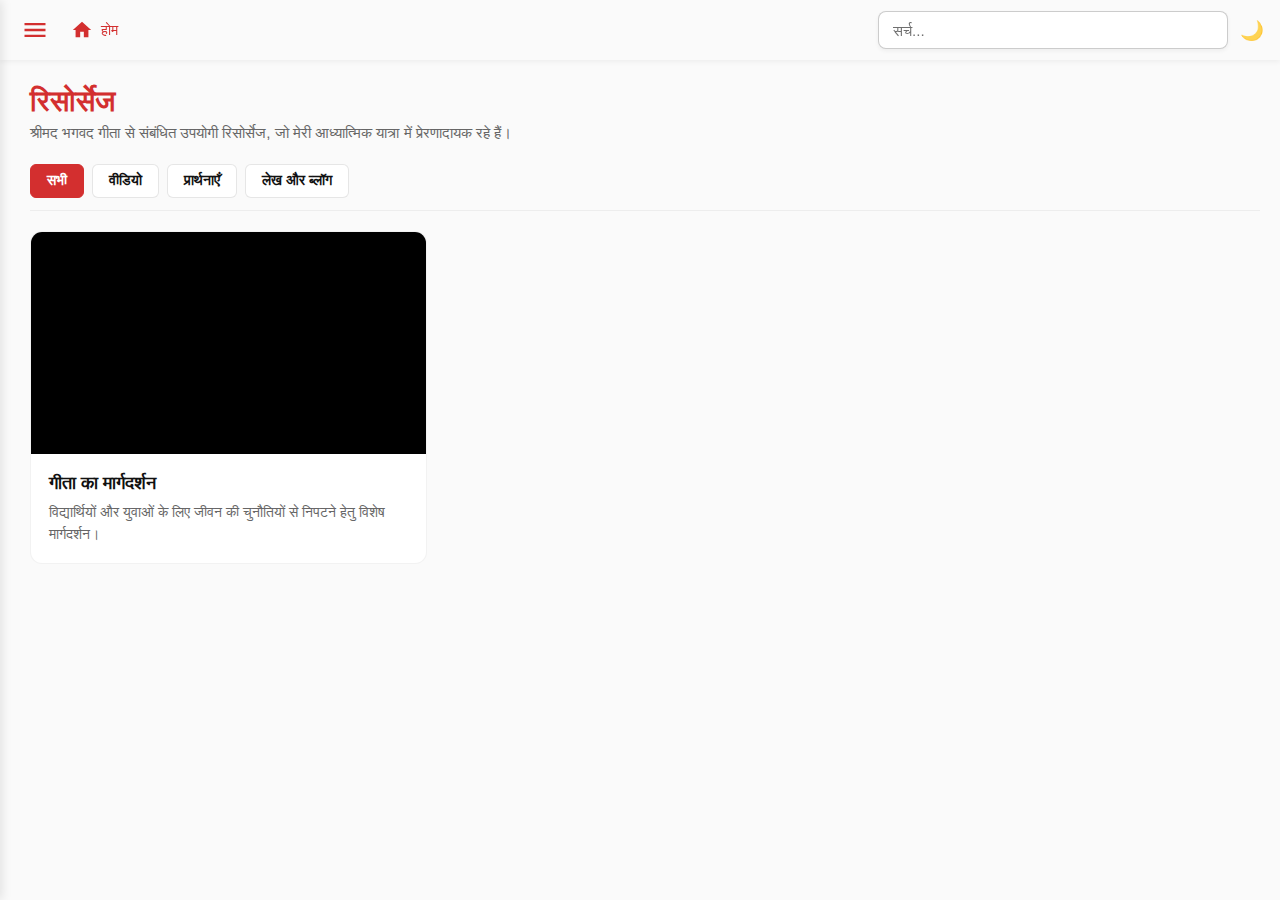
<file: resources.html>
<!DOCTYPE html>
<html lang="en">
<head>
    <meta charset="UTF-8">
    <meta name="viewport" content="width=device-width, initial-scale=1.0, maximum-scale=1.0, user-scalable=no, viewport-fit=cover">
    <title>Resources | Project Gita</title>
    
    <link rel="stylesheet" href="style.css">
   
    <style>
        /* 1. LAYOUT & SCROLL CONTROL */
        * { box-sizing: border-box; }

        html { 
            height: 100%; 
            overflow-x: hidden;
            overflow-y: visible; 
        }

        body { 
            display: block !important; 
            margin: 0;
            width: 100%;
            min-height: 100%; 
            height: auto !important;
            overflow-y: auto !important; 
            overflow-x: hidden !important; 
            padding-top: calc(60px + env(safe-area-inset-top)) !important;
            background: var(--bg);
            -webkit-font-smoothing: antialiased;
        }

        /* 2. NAVIGATION BAR */
        .nav-bar {
        position: fixed;
        top: 0;
        left: 0;
        right: 0;
        height: calc(60px + env(safe-area-inset-top)); 
        padding: env(safe-area-inset-top) 16px 0 16px; 
        display: flex;
        justify-content: space-between;
        align-items: center;
        z-index: 1000;
        background: var(--bg);
        box-shadow: 0 2px 5px rgba(0,0,0,0.05);
        box-sizing: border-box;
        }

        .nav-left-group {  display: flex; gap: 12px; align-items: center;}
        .nav-right-group { display: flex; align-items: center; gap: 12px; flex-grow: 1; justify-content: flex-end; }

        .hamburger svg { fill: var(--accent); }

        .nav-btn {
            display: flex;
            align-items: center;
            gap: 8px;
            text-decoration: none;
            transition: opacity 0.2s;
        }

        .nav-btn svg { width: 22px; height: 22px; fill: var(--accent); }
        .nav-btn span { color: var(--accent) !important; font-weight: 500; }
        
        /* SEARCH BAR VISIBILITY & RESPONSIVENESS */
        .search-container {
            background: var(--card-bg); 
            border: 1.5px solid rgba(128, 128, 128, 0.4); /* Darker border for visibility */
            border-radius: 8px;
            padding: 2px 12px;
            display: flex;
            align-items: center;
            height: 38px;
            width: 45%; 
            max-width: 350px;
            min-width: 130px;
            box-shadow: 0 2px 4px rgba(0,0,0,0.05);
        }

        .search-container input {
            border: none;
            background: transparent;
            color: var(--text);
            outline: none;
            width: 100%;
            font-size: 0.95rem;
        }

        .search-container input::placeholder {
            color: var(--text);
            opacity: 0.6;
        }

        /* 3. MAIN CONTENT */
        .main-content { padding: 0 20px 40px 30px; width: 100%; }

        .lib-header { padding-top: 25px; padding-bottom: 10px; }

        .lib-header h1 { 
            font-size: 1.8rem; 
            margin: 0; 
            color: var(--accent) !important; 
            font-weight: 700; 
        }

        .lib-header p { font-size: 0.95rem; color: var(--muted); margin: 5px 0 0 0; }

        /* 4. FILTER TABS */
        .filter-tabs {
            position: sticky;
            top: 60px; 
            background: var(--bg);
            z-index: 1000; 
            display: flex;
            gap: 8px;
            padding: 12px 0;
            overflow-x: auto;
            scrollbar-width: none;
            border-bottom: 1px solid rgba(128, 128, 128, 0.1);
            margin-bottom: 20px;
        }
        .filter-tabs::-webkit-scrollbar { display: none; }

        .tab-btn {
            background: var(--card-bg);
            border: 1px solid rgba(128, 128, 128, 0.2);
            color: var(--text);
            padding: 8px 16px;
            border-radius: 6px;
            font-size: 0.85rem;
            font-weight: 600;
            cursor: pointer;
            white-space: nowrap;
        }

        .tab-btn.active {
            background: var(--accent);
            color: #fff;
            border-color: var(--accent);
        }

        /* 5. GRID & CARDS - INCREASED SIZE FOR FULL SCREEN */
        .resource-grid {
            display: grid;
            /* Changed minmax from 280px to 320px for larger tiles on desktop */
            grid-template-columns: repeat(auto-fill, minmax(320px, 1fr));
            gap: 20px;
            width: 100%;
        }

        .res-card {
            background: var(--card-bg);
            border-radius: 12px;
            border: 1px solid rgba(128, 128, 128, 0.1);
            display: flex;
            flex-direction: column;
            overflow: hidden;
            transition: transform 0.2s;
        }

        .res-card:hover {
            transform: translateY(-2px);
        }

        .res-card.hidden { display: none !important; }
        .thumb-box { aspect-ratio: 16/9; background: #000; }
        .thumb-box iframe { width: 100%; height: 100%; border: none; }
        .res-info { padding: 18px; } /* Slightly more padding for larger tiles */
        .res-info h3 { margin: 0; font-size: 1.15rem; color: var(--text); }
        .res-info p { margin: 8px 0 0 0; font-size: 0.9rem; color: var(--muted); line-height: 1.5; }

        @media (max-width: 480px) {
            /* On small phones, we go back to smaller tiles to fit the screen width */
            .resource-grid { grid-template-columns: repeat(auto-fill, minmax(280px, 1fr)); }
            .search-container { width: 55%; } 
            .lib-header h1 { font-size: 1.6rem; }
            .main-content { padding: 0 20px 40px 30px; } 
        }
    </style>
</head>
<body>

    <div class="nav-bar">
        <div class="nav-left-group">
            <div class="hamburger" id="openMenu" style="cursor: pointer;">
                <svg viewBox="0 0 24 24" width="24" height="24"><path d="M3 18h18v-2H3v2zm0-5h18v-2H3v2zm0-7v2h18V6H3z"/></svg>
            </div>
            <a href="index.html" class="nav-btn">
                <svg viewBox="0 0 24 24"><path d="M10 20v-6h4v6h5v-8h3L12 3 2 12h3v8z"/></svg>
                <span data-cap="home">Home</span>
            </a>
        </div>

        <div class="nav-right-group">
            <div class="search-container">
              <input type="text" id="searchInput" data-cap="search_resources" placeholder="Search...">
            </div>
            <div class="theme-toggle" id="themeToggle" style="cursor: pointer; font-size: 1.2rem;">🌙</div>
        </div>
    </div>

    <main class="main-content">
       <header class="lib-header">
        <h1 data-cap="resources">रिसोर्सेज</h1>
        <p data-cap="resources_subtitle">Includes all resources related to Bhagavad Gita which I have found meaningful.</p>
        </header>

        <nav class="filter-tabs">
            <button class="tab-btn active" onclick="filterRes('all', this)" data-cap="tab_all">All</button>
            <button class="tab-btn" onclick="filterRes('video', this)" data-cap="tab_videos">Videos</button>
            <button class="tab-btn" onclick="filterRes('prayer', this)" data-cap="tab_prayers">Prayers</button>
            <button class="tab-btn" onclick="filterRes('articles', this)" data-cap="tab_blogs">Blogs and articles</button>
        </nav>

        <div class="resource-grid" id="resourceGrid">
            <div class="res-card" data-type="video">
                <div class="thumb-box">
                    <iframe src="https://www.youtube.com/embed/naZAJ2Jjdb0?enablejsapi=1&autoplay=1&mute=1&playlist=naZAJ2Jjdb0&loop=1" 
                            allow="autoplay; encrypted-media" 
                            allowfullscreen>
                    </iframe>
                </div>
                <div class="res-info">
                    <h3 data-cap="res_gita_advice_title">Gita Advice</h3>
                    <p data-cap="res_gita_advice_desc">Advice to students and young people.</p>
                </div>
            </div>
        </div>
    </main>

    <script src="theme.js"></script>
    <script src="menu.js"></script>

    <script>
        function filterRes(type, btn) {
            document.querySelectorAll('.tab-btn').forEach(b => b.classList.remove('active'));
            btn.classList.add('active');
            document.querySelectorAll('.res-card').forEach(card => {
                card.classList.toggle('hidden', type !== 'all' && card.dataset.type !== type);
            });
        }

        document.getElementById('searchInput').addEventListener('input', (e) => {
            const term = e.target.value.toLowerCase();
            document.querySelectorAll('.res-card').forEach(card => {
                const text = card.innerText.toLowerCase();
                card.classList.toggle('hidden', !text.includes(term));
            });
        });
    </script>
    <script src="app.js"></script>
</body>
</html>
</file>
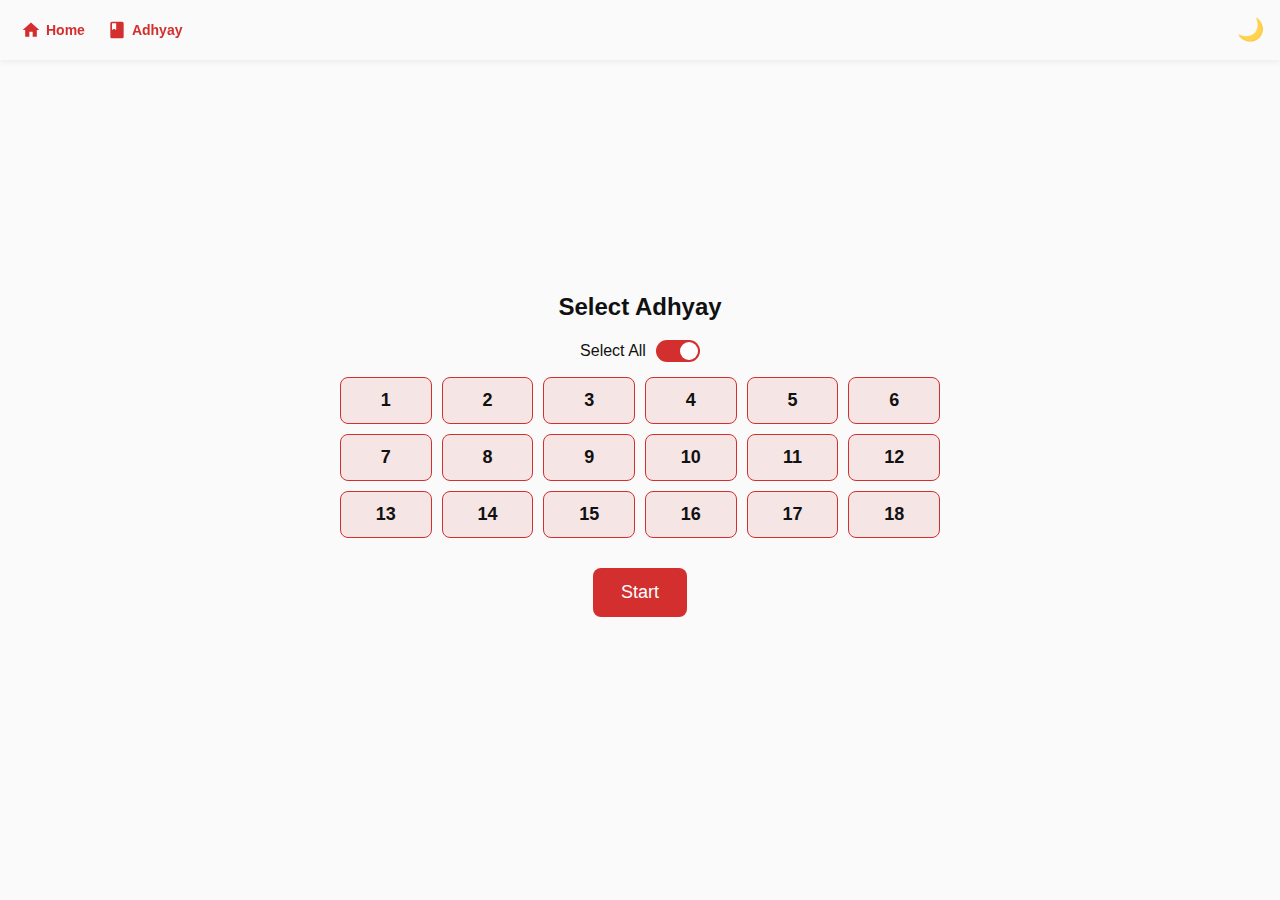
<file: Shlokank.html>
<!DOCTYPE html>
<html lang="en">
<head>
    <meta charset="UTF-8">
    <meta name="viewport" content="width=device-width, initial-scale=1.0, maximum-scale=1.0, user-scalable=no, viewport-fit=cover">
    <title>Gita Shloka Practice</title>

    <link href="https://fonts.googleapis.com/css2?family=Noto+Sans+Devanagari&display=swap" rel="stylesheet">
    
    <link rel="stylesheet" href="style.css">
</head>

<body>

    <div class="nav-bar">
        <div class="nav-left-group">
            <a href="index.html" class="nav-btn" id="go-home">
                <svg viewBox="0 0 24 24"><path d="M10 20v-6h4v6h5v-8h3L12 3 2 12h3v8z"/></svg>
                Home
            </a>
            <button class="nav-btn" id="go-select">
                <svg viewBox="0 0 24 24"><path d="M18 2H6c-1.1 0-2 .9-2 2v16c0 1.1.9 2 2 2h12c1.1 0 2-.9 2-2V4c0-1.1-.9-2-2-2zM6 4h5v8l-2.5-1.5L6 12V4z"/></svg>
                Adhyay
            </button>
        </div>
        <div class="theme-toggle" id="themeToggle">🌙</div>
    </div>

    <div class="adhyay-selection" id="selection-screen">
        <h2>Select Adhyay</h2>
        <div class="select-all">
            <span>Select All</span>
            <div id="toggle" class="toggle active"></div>
        </div>
        <div class="adhyay-grid" id="grid"></div>
        <button class="start-btn" id="start">Start</button>
    </div>

    <div class="practice-screen" id="practice-screen">
        <div class="card" id="card">
            <div class="card-header">
                <div class="timer-container" id="timer-box">
                    <svg viewBox="0 0 24 24"><path d="M15 1H9v2h6V1zm-4 13h2V8h-2v6zm8.03-6.61l1.42-1.42c-.43-.51-.9-.99-1.41-1.41l-1.42 1.42C16.07 4.74 14.12 4 12 4c-4.97 0-9 4.03-9 9s4.03 9 9 9 9-4.03 9-9c0-2.12-.74-4.07-1.97-5.61zM12 20c-3.87 0-7-3.13-7-7s3.13-7 7-7 7 3.13 7 7-3.13 7-7 7z"/></svg>
                    <span id="timer">0.0s</span>
                </div>
                
                <div style="display:flex; flex-direction:column; align-items:center;">
                    <div id="counter" class="counter-text"></div>
                    <div id="header-text" class="header-text"></div>
                </div>

                <button class="icon" id="flip" style="text-align: right;">
                    <svg class="icon-svg" viewBox="0 0 24 24">
                        <path d="M12 6V3L8 7l4 4V8c2.76 0 5 2.24 5 5 0 .34-.03.67-.1 1h2.02c.05-.33.08-.66.08-1 0-3.87-3.13-7-7-7zm-5 5c0-.34.03-.67.1-1H5.08c-.05.33-.08.66-.08 1 0 3.87 3.13 7 7 7v3l4-4-4-4v3c-2.76 0-5-2.24-5-5z"/>
                    </svg>
                </button>
            </div>

            <div class="card-body">
                <div id="center-text" class="center-number"></div>
                <div id="shloka-text" class="shloka-text"></div>
            </div>

            <div class="card-footer">
    <button class="shloka-nav-btn" id="prev-shloka" title="Previous Shloka">
        <svg class="shloka-nav-svg" viewBox="0 0 24 24">
            <path d="M15.41 7.41L14 6l-6 6 6 6 1.41-1.41L10.83 12z"/>
        </svg>
    </button>

    <button class="hint-btn" id="hint-btn">Hint</button>

    <button class="shloka-nav-btn" id="next-shloka" title="Next Shloka">
        <svg class="shloka-nav-svg" viewBox="0 0 24 24">
            <path d="M10 6L8.59 7.41 13.17 12l-4.58 4.59L10 18l6-6z"/>
        </svg>
    </button>
    
    <div class="hint-banner" id="hint"></div>
</div>
        </div>

        <div class="next-container">
            <button class="icon" id="prev">
                <svg class="icon-svg" viewBox="0 0 24 24" style="transform: scaleX(-1);">
                    <path d="M12 4l-1.41 1.41L15.17 10H4v2h11.17l-4.58 4.59L12 18l8-8z"/>
                </svg>
            </button>
            
            <button class="icon" id="next">
                <svg class="icon-svg" viewBox="0 0 24 24">
                    <path d="M12 4l-1.41 1.41L15.17 10H4v2h11.17l-4.58 4.59L12 18l8-8z"/>
                </svg>
            </button>
        </div>
    </div>

    <div class="completion-screen" id="completion-screen">
        <h1 style="font-size: 48px; margin-bottom: 10px;">🙏</h1>
        <h2>Shlokas Finished!</h2>
        <p style="color: var(--muted); margin-bottom: 30px;">You have completed all selected shlokas.</p>
        <button class="action-btn" id="btn-restart">Continue Practicing</button>
        <button class="action-btn secondary" id="btn-home-complete">Back to Selection</button>
    </div>

    <script src="theme.js"></script>
    
    <script src="practice.js"></script>

</body>
</html>
</file>
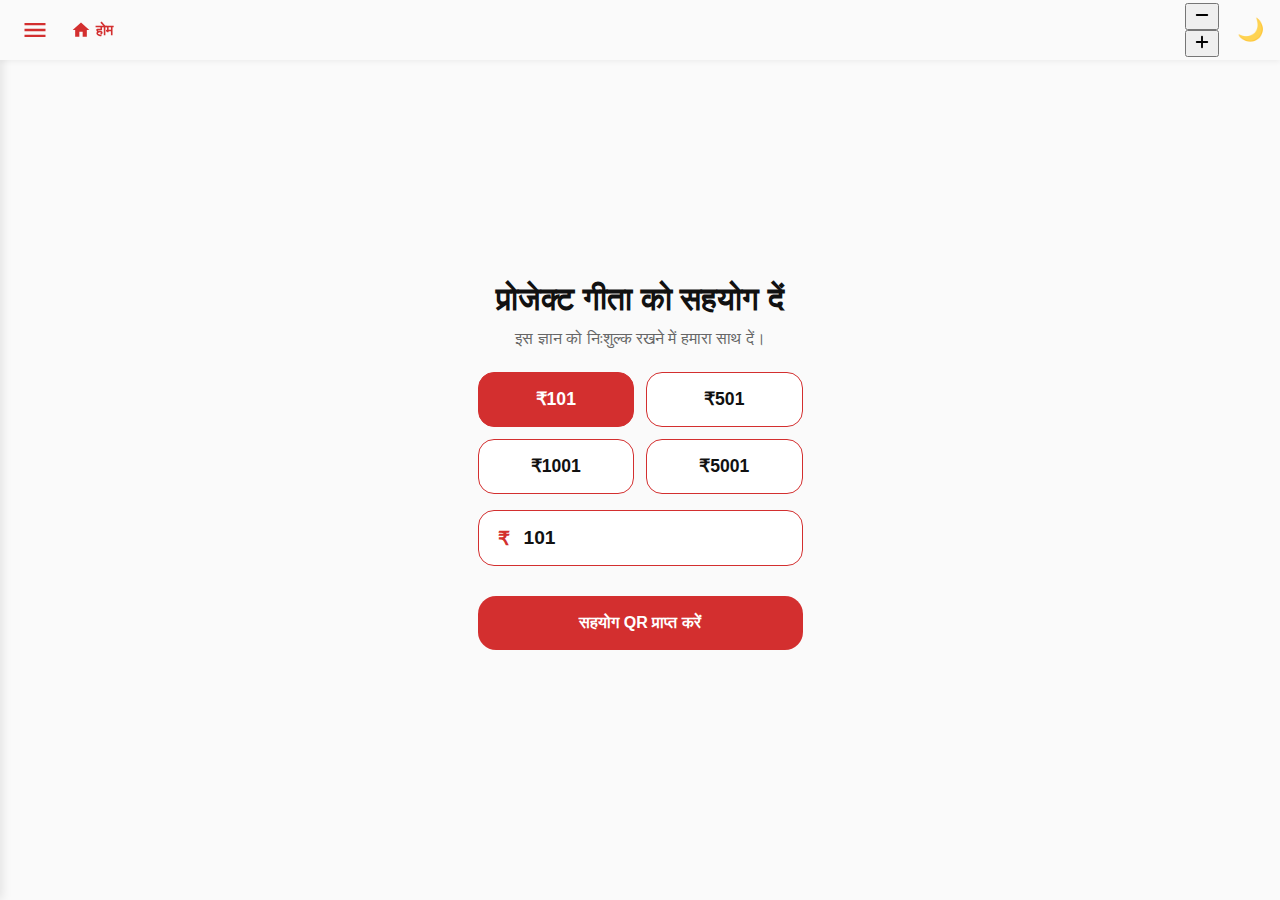
<file: support.html>
<!DOCTYPE html>
<html lang="en">
<head>
   <meta charset="UTF-8">
    <meta name="viewport" content="width=device-width, initial-scale=1.0, maximum-scale=1.0, user-scalable=no, viewport-fit=cover">
    <title>Support us | Project Gita</title>
    <link rel="manifest" href="manifest.json">

    <meta name="apple-mobile-web-app-capable" content="yes">
    <meta name="apple-mobile-web-app-status-bar-style" content="black-translucent">
    <meta name="apple-mobile-web-app-title" content="Project Gita">
    <link rel="apple-touch-icon" href="icon-192.png">

    <link rel="apple-touch-startup-image" href="icon-512.png">
    <link rel="stylesheet" href="style.css">
    <script src="https://cdnjs.cloudflare.com/ajax/libs/qrcodejs/1.0.0/qrcode.min.js"></script>
    <style>
        :root {
            --glass-bg: rgba(0, 0, 0, 0.04);
            --glass-border: rgba(0, 0, 0, 0.08);
            --warning: #ff9800;
        }

        [data-theme="dark"] {
            --glass-bg: rgba(255, 255, 255, 0.05);
            --glass-border: rgba(255, 255, 255, 0.12);
        }

        body, html {
            height: 100%;
            overflow: hidden; 
            margin: 0;
            background: var(--bg);
            color: var(--text);
            font-family: 'Noto Sans Devanagari', sans-serif;
        }

        /* Ensure Nav Bar is always visible even over the success screen */
        .nav-bar {
            z-index: 10000 !important;
        }

        .support-container {
            max-width: 400px;
            margin: 0 auto;
            padding: 0 24px;
            height: calc(100vh - 80px); 
            display: flex;
            flex-direction: column;
            align-items: center;
            justify-content: center;
            box-sizing: border-box;
        }

        #setup-view, #payment-view {
            width: 100%;
            display: flex;
            flex-direction: column;
            align-items: center;
        }

        .amount-grid {
            display: grid;
            grid-template-columns: 1fr 1fr;
            gap: 12px;
            width: 100%;
            margin: 24px 0 16px 0;
        }

        .amt-btn {
            background: var(--card-bg);
            border: 1.5px solid var(--border);
            border-radius: 16px;
            padding: 16px 0;
            cursor: pointer;
            transition: all 0.2s ease;
            color: var(--text);
            font-size: 1.1rem;
            font-weight: 700;
        }

        .amt-btn.active {
            border-color: var(--accent);
            background: var(--accent);
            color: #fff;
        }

        .input-group {
            position: relative;
            width: 100%;
            margin-bottom: 20px;
        }

        .input-group input {
            width: 100%;
            padding: 16px 16px 16px 45px;
            border-radius: 16px;
            border: 1.5px solid var(--border);
            background: var(--card-bg);
            color: var(--text);
            font-size: 1.2rem;
            font-weight: 600;
            outline: none;
            box-sizing: border-box;
            transition: all 0.3s ease;
        }

        .input-group input.invalid {
            border-color: var(--warning);
            box-shadow: 0 0 8px rgba(255, 152, 0, 0.2);
        }

        .input-group::before {
            content: "₹";
            position: absolute; left: 20px; top: 50%;
            transform: translateY(-50%);
            font-size: 1.2rem; font-weight: 600; color: var(--accent);
        }

        .start-btn {
            width: 100%; padding: 18px; border-radius: 18px;
            font-weight: 700; font-size: 1rem; border: none;
            cursor: pointer; background: var(--accent); color: #fff;
            transition: all 0.3s;
        }

        .start-btn.soft-disabled {
            background: #999; opacity: 0.7; cursor: not-allowed;
        }

        /* ENHANCED SUCCESS SCREEN */
        #success-banner {
            display: none;
            position: fixed;
            top: 0; left: 0; width: 100%; height: 100%;
            background: radial-gradient(circle at center, var(--card-bg), var(--bg));
            z-index: 9000;
            flex-direction: column; align-items: center; justify-content: center;
            text-align: center; padding: 30px; box-sizing: border-box; overflow: hidden;
        }

        .success-card {
            background: var(--card-bg);
            border: 1px solid var(--glass-border);
            padding: 40px 30px;
            border-radius: 32px;
            box-shadow: 0 20px 40px rgba(0,0,0,0.1);
            backdrop-filter: blur(10px);
            z-index: 9002;
            max-width: 340px; width: 100%;
            animation: slideUp 0.6s cubic-bezier(0.17, 0.67, 0.83, 0.67);
        }

        @keyframes slideUp {
            from { transform: translateY(50px); opacity: 0; }
            to { transform: translateY(0); opacity: 1; }
        }

        .heart-icon { font-size: 50px; margin-bottom: 20px; display: inline-block; animation: pulse 2s infinite; }
        @keyframes pulse { 0%, 100% { transform: scale(1); } 50% { transform: scale(1.15); } }

        .success-actions { display: flex; flex-direction: column; gap: 12px; width: 100%; }
        .confetti { position: absolute; top: -20px; z-index: 9001; animation: fall linear forwards; }
        @keyframes fall { to { transform: translateY(110vh) rotate(720deg); } }

        .qr-card {
            background: var(--card-bg); padding: 30px; border-radius: 28px;
            border: 1px solid var(--border); width: 100%;
            display: flex; flex-direction: column; align-items: center;
        }
        #qrcode { background: white; padding: 12px; border-radius: 16px; }
        .secondary-btn { background: transparent; color: var(--muted); border: none; margin-top: 20px; cursor: pointer; text-decoration: underline; }
    </style>
</head>
<body>

    <div class="nav-bar">
       <div class="nav-left-group">
            <div class="hamburger" id="openMenu">
                <svg viewBox="0 0 24 24" width="24" height="24"><path d="M3 18h18v-2H3v2zm0-5h18v-2H3v2zm0-7v2h18V6H3z"/></svg>
            </div>
            <a href="index.html" class="nav-btn" id="go-home">
                <svg viewBox="0 0 24 24"><path d="M10 20v-6h4v6h5v-8h3L12 3 2 12h3v8z"/></svg>
                <span data-cap="home">Home</span>
            </a>
        </div>
        <div class="nav-right-actions" style="display: flex; align-items: center; gap: 18px;">
            <div class="zoom-pill">
        <button id="btnZoomOut" aria-label="Zoom Out">
            <svg width="18" height="18" viewBox="0 0 24 24" fill="none" stroke="currentColor" stroke-width="2.5" stroke-linecap="round"><line x1="5" y1="12" x2="19" y2="12"></line></svg>
        </button>
        <div class="zoom-divider"></div>
        <button id="btnZoomIn" aria-label="Zoom In">
            <svg width="18" height="18" viewBox="0 0 24 24" fill="none" stroke="currentColor" stroke-width="2.5" stroke-linecap="round"><line x1="12" y1="5" x2="12" y2="19"></line><line x1="5" y1="12" x2="19" y2="12"></line></svg>
        </button>
    </div>
            <div class="theme-toggle" id="themeToggle">🌙</div>
        </div>
    </div>

    <div id="success-banner">
        <div class="success-card">
            <div class="heart-icon">🧡</div>
            <h1 data-cap="dhanyawad">Dhanyawad!</h1>
            <p id="gratitude-text"></p>
            <div class="success-actions">
                <button class="start-btn" onclick="window.location.href='index.html'" data-cap="back_home">Back Home</button>
                <button class="secondary-btn" onclick="shareProject()" style="text-decoration: none; color: var(--accent); font-weight: 700;">
                    <span data-cap="share_app">Share with others</span> ↗
                </button>
            </div>
        </div>
    </div>

    <main class="support-container">
        <div id="setup-view">
            <h1 data-cap="support_title" style="margin: 0; font-size: 2rem; text-align: center;">Support Project Gita</h1>
            <p data-cap="support_desc" style="margin: 12px 0 0 0; color: var(--muted); font-size: 1rem; text-align: center;">Keep the wisdom free and ad-free.</p>
            
            <div class="amount-grid">
                <button class="amt-btn active" data-amt="101">₹101</button>
                <button class="amt-btn" data-amt="501">₹501</button>
                <button class="amt-btn" data-amt="1001">₹1001</button>
                <button class="amt-btn" data-amt="5001">₹5001</button>
            </div>

            <div class="input-group">
                <input type="number" id="custom-amt" data-cap="ph_enter_amt" value="101" min="100">
            </div>
            <button class="start-btn" id="gen-btn" data-cap="generate_qr">Generate Payment QR</button>
        </div>

        <div id="payment-view" style="display: none;">
            <div class="qr-card">
                <div id="qrcode"></div>
                <div class="upi-container" id="copy-upi" style="margin-top:20px; background: var(--glass-bg); padding:12px; border-radius:14px; cursor:pointer; font-family: monospace; border: 1px solid var(--glass-border);">
                    <span id="upi-id-text">priteshkabra1@okhdfcbank</span>
                </div>
            </div>
            <button class="start-btn" id="paid-btn" data-cap="mark_paid" style="margin-top:30px;">Mark as Paid</button>
            <button class="secondary-btn" id="back-btn" data-cap="change_amount">Change Amount</button>
        </div>
    </main>

    <script src="theme.js"></script>
    <script>
        const MY_UPI_ID = "priteshkabra1@okhdfcbank"; // Replace with your actual UPI ID
        const amtButtons = document.querySelectorAll('.amt-btn');
        const customInput = document.getElementById('custom-amt');
        const genBtn = document.getElementById('gen-btn');
        const setupView = document.getElementById('setup-view');
        const paymentView = document.getElementById('payment-view');

        function updateUI() {
            const val = parseInt(customInput.value);
            const lang = localStorage.getItem("gita_lang") || 'hi';
            if (val < 100 || isNaN(val)) {
                customInput.classList.add('invalid');
                genBtn.classList.add('soft-disabled');
                genBtn.innerText = uiTranslations[lang]?.min_amount_error || "Min ₹100 required";
            } else {
                customInput.classList.remove('invalid');
                genBtn.classList.remove('soft-disabled');
                genBtn.innerText = uiTranslations[lang]?.generate_qr || "Generate Payment QR";
            }
        }

        customInput.oninput = () => {
            amtButtons.forEach(b => b.classList.remove('active'));
            updateUI();
        };

        amtButtons.forEach(btn => {
            btn.onclick = () => {
                customInput.value = btn.dataset.amt;
                amtButtons.forEach(b => b.classList.remove('active'));
                btn.classList.add('active');
                updateUI();
            };
        });

        genBtn.onclick = () => {
            if (genBtn.classList.contains('soft-disabled')) return;
            document.getElementById('qrcode').innerHTML = "";
            new QRCode(document.getElementById('qrcode'), {
                text: `upi://pay?pa=${MY_UPI_ID}&pn=ProjectGita&am=${customInput.value}&cu=INR`,
                width: 200, height: 200
            });
            setupView.style.display = "none";
            paymentView.style.display = "flex";
        };

        function createConfetti() {
            const banner = document.getElementById('success-banner');
            if (banner.style.display !== "flex") return;
            const colors = ["#FFD700", "#FF4500", "#32CD32", "#1E90FF", "#FF69B4", "#8A2BE2"];
            const c = document.createElement('div');
            c.className = 'confetti';
            c.style.left = Math.random() * 100 + 'vw';
            c.style.background = colors[Math.floor(Math.random() * colors.length)];
            c.style.width = (Math.random() * 10 + 6) + 'px';
            c.style.height = (Math.random() * 15 + 8) + 'px';
            c.style.animationDuration = (Math.random() * 3 + 2) + 's';
            banner.appendChild(c);
            setTimeout(() => { c.remove(); }, 5000);
        }

        document.getElementById('paid-btn').onclick = () => {
            const lang = localStorage.getItem("gita_lang") || 'hi';
            document.getElementById('gratitude-text').innerText = uiTranslations[lang]?.gratitude_msg || "Thank you!";
            document.getElementById('success-banner').style.display = "flex";
            setInterval(createConfetti, 80); 
        };

        function shareProject() {
            const shareData = {
                title: 'Project Gita',
                text: 'I just supported Project Gita - an ad-free platform for Bhagavad Gita wisdom. Join the initiative!',
                url: 'https://preeteshvk.github.io/Practice-Gita/'
            };
            if (navigator.share) {
                navigator.share(shareData);
            } else {
                const combinedMessage = `${shareData.title}\n\n${shareData.text}\n\n${shareData.url}`;
                const waUrl = `https://wa.me/?text=${encodeURIComponent(combinedMessage)}`;
                window.open(waUrl, '_blank');
            }
        }

        document.getElementById('copy-upi').onclick = () => {
            navigator.clipboard.writeText(MY_UPI_ID);
            const idText = document.getElementById('upi-id-text');
            idText.innerText = "Copied!";
            setTimeout(() => idText.innerText = MY_UPI_ID, 1500);
        };

        document.getElementById('back-btn').onclick = () => {
            paymentView.style.display = "none";
            setupView.style.display = "flex";
        };

        updateUI();
    </script>
    <script src="menu.js"></script>
    <script src="app.js"></script>
</body>
</html>
</file>
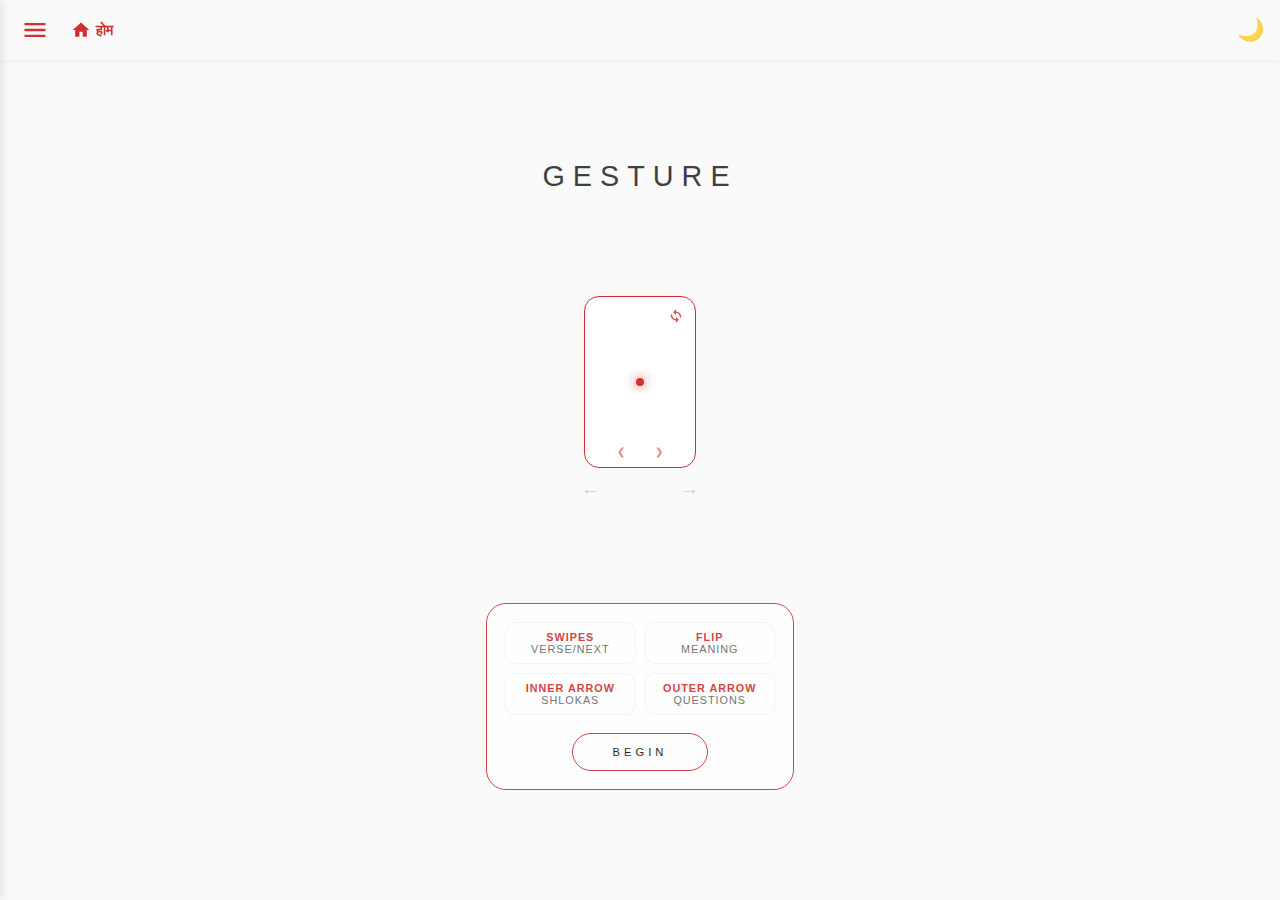
<file: userguide.html>
<!DOCTYPE html>
<html lang="en">
<head>
    <meta charset="UTF-8">
    <meta name="viewport" content="width=device-width, initial-scale=1.0, maximum-scale=1.0, user-scalable=no, viewport-fit=cover">
    <title>Interface Guide — Project Gita</title>
    <link href="https://fonts.googleapis.com/css2?family=Noto+Sans+Devanagari:wght@100;300;400&display=swap" rel="stylesheet">
    <link rel="stylesheet" href="style.css">
    <style>
        :root { 
            --guide-accent: var(--accent); 
        }

        html, body {
            height: 100%; 
            width: 100%; 
            margin: 0;
            overflow: hidden; /* Elements scale to fit, so scrolling is disabled */
            background: var(--bg);
            color: var(--text); 
            font-family: 'Noto Sans Devanagari', sans-serif;
            transition: background 0.3s, color 0.3s;
        }

        .nav-bar {
            position: fixed;
            top: 0;
            width: 100%;
            z-index: 100;
        }

        .premium-canvas {
            height: 100vh; 
            display: flex; 
            flex-direction: column;
            align-items: center;
            /* Evenly distributes the remaining vertical air */
            justify-content: space-evenly; 
            /* Accounts for top notch and bottom safe area automatically */
            padding: env(safe-area-inset-top) 20px env(safe-area-inset-bottom); 
            box-sizing: border-box;
        }

        .guide-header {
            /* Pushes down slightly to clear the fixed nav-bar icons */
            padding-top: 10px; 
            flex: 0 1 auto;
        }

        .guide-header h1 {
            font-weight: 100; 
            /* Scales between 1.2rem and 1.8rem based on height */
            font-size: clamp(1.2rem, 4vh, 1.8rem); 
            letter-spacing: 8px;
            text-transform: uppercase; 
            margin: 0; 
            opacity: 0.8;
            color: var(--text);
        }

        /* Proportional Hub Area */
        .hub-area {
            position: relative; 
            width: 100%; 
            max-width: 300px;
            /* Container takes up roughly 30% of height */
            height: 30vh; 
            display: flex; 
            flex-direction: column;
            justify-content: center; 
            align-items: center; 
            flex-shrink: 0;
        }

        .card-perspective { perspective: 1000px; z-index: 5; }
        
        .phone-frame {
            /* Phone dimensions scale with screen height */
            width: 14vh; 
            height: 22vh;
            max-width: 110px;
            max-height: 170px;
            border: 1px solid var(--border);
            border-radius: 15px; 
            position: relative;
            background: var(--card-bg);
            transform-style: preserve-3d;
            overflow: hidden;
            animation: sequentialFlip 14s infinite ease-in-out;
        }

        .flip-icon-svg {
            position: absolute; top: 10px; right: 10px;
            width: 18px; height: 18px; 
            fill: var(--guide-accent);
            opacity: 0.8;
        }

        .inner-nav {
            position: absolute; bottom: 10px; width: 100%;
            display: flex; justify-content: center; gap: 30px;
            font-size: 0.6rem; opacity: 0.6; 
            color: var(--guide-accent);
        }

        .outer-nav {
            margin-top: 10px; display: flex; gap: 80px;
            font-size: 1.2rem; opacity: 0.2; font-weight: 200;
            animation: arrowPulse 14s infinite;
        }

        .kinetic-dot {
            width: 8px; height: 8px; 
            background: var(--guide-accent);
            border-radius: 50%; position: absolute; top: 50%; left: 50%;
            transform: translate(-50%, -50%);
            box-shadow: 0 0 12px var(--guide-accent);
            animation: sequentialDot 14s infinite ease-in-out;
        }

        /* Proportional Info Slate */
        .info-slate {
            flex: 0 1 auto;
            background: var(--card-bg);
            border: 1px solid var(--border);
            border-radius: 20px; 
            padding: 2vh 18px;
            text-align: center; 
            width: 100%; 
            max-width: 320px;
            opacity: 0.9;
        }

        .guide-grid {
            display: grid; 
            grid-template-columns: 1fr 1fr;
            gap: 1vh; 
            margin-bottom: 2vh;
        }

        .grid-item {
            font-size: clamp(0.55rem, 1.2vh, 0.7rem); 
            text-transform: uppercase;
            letter-spacing: 1px; 
            color: var(--muted);
            padding: 8px; 
            border: 1px solid rgba(128, 128, 128, 0.1);
            border-radius: 10px;
        }
        .grid-item strong { color: var(--guide-accent); display: block; }

        .cta-btn {
            display: inline-block; 
            text-decoration: none; 
            color: var(--text);
            font-size: 0.7rem; 
            letter-spacing: 4px; 
            text-transform: uppercase;
            padding: 12px 40px; 
            border: 1px solid var(--guide-accent);
            border-radius: 50px;
            transition: 0.3s;
        }

        /* Animations */
        @keyframes sequentialDot {
            0%, 100% { transform: translate(-50%, -50%); opacity: 0; }
            5% { opacity: 1; }
            12% { transform: translate(-50%, -7vh); opacity: 0; }
            15% { transform: translate(-50%, -50%); opacity: 0; }
            20% { opacity: 1; }
            27% { transform: translate(-50%, 6vh); opacity: 0; }
            30% { transform: translate(-50%, -50%); opacity: 0; }
            35% { opacity: 1; }
            42% { transform: translate(-5vh, -50%); opacity: 0; }
            45% { transform: translate(-50%, -50%); opacity: 0; }
            50% { opacity: 1; }
            57% { transform: translate(4vh, -50%); opacity: 0; }
            60%, 95% { opacity: 0; }
        }

        @keyframes sequentialFlip {
            0%, 65% { transform: rotateY(0deg); }
            72%, 85% { transform: rotateY(180deg); }
            92%, 100% { transform: rotateY(0deg); }
        }

        @keyframes arrowPulse {
            0%, 88% { opacity: 0.2; transform: scale(1); }
            94% { opacity: 1; transform: scale(1.1); color: var(--guide-accent); }
            100% { opacity: 0.2; }
        }
    </style>
</head>
<body>

    <div class="nav-bar">
         <div class="nav-left-group">
            <div class="hamburger" id="openMenu">
                <svg viewBox="0 0 24 24" width="24" height="24" fill="currentColor"><path d="M3 18h18v-2H3v2zm0-5h18v-2H3v2zm0-7v2h18V6H3z"/></svg>
            </div>
            <a href="index.html" class="nav-btn" id="go-home">
                <svg viewBox="0 0 24 24" width="20" fill="currentColor"><path d="M10 20v-6h4v6h5v-8h3L12 3 2 12h3v8z"/></svg>
                <span data-cap="home">Home</span>
            </a>
        </div>
        <div class="theme-toggle" id="themeToggle">🌙</div>
    </div>

    <div class="premium-canvas">
        <header class="guide-header">
            <h1>Gesture</h1>
        </header>

       <div class="hub-area">
            <div class="card-perspective">
                <div class="phone-frame">
                    <div class="kinetic-dot"></div>
                    <svg class="flip-icon-svg" viewBox="0 0 24 24">
                        <path d="M12 6V3L8 7l4 4V8c2.76 0 5 2.24 5 5 0 .34-.03.67-.1 1h2.02c.05-.33.08-.66.08-1 0-3.87-3.13-7-7-7zm-5 5c0-.34.03-.67.1-1H5.08c-.05.33-.08.66-.08 1 0 3.87 3.13 7 7 7v3l4-4-4-4v3c-2.76 0-5-2.24-5-5z"/>
                    </svg>
                    <div class="inner-nav"><span>❮</span><span>❯</span></div>
                </div>
            </div>
            <div class="outer-nav"><span>←</span><span>→</span></div>
        </div>

        <div class="info-slate">
            <div class="guide-grid">
                <div class="grid-item"><strong>Swipes</strong>Verse/Next</div>
                <div class="grid-item"><strong>Flip</strong>Meaning</div>
                <div class="grid-item"><strong>Inner Arrow</strong>Shlokas</div>
                <div class="grid-item"><strong>Outer Arrow</strong>Questions</div>
            </div>
            <a href="#" onclick="finishGuide()" class="cta-btn">Begin</a>
        </div>
    </div>

<script>
function finishGuide() {
    localStorage.setItem("gita_guide_seen", "true");
    window.location.href = "index.html";
}
</script>
    <script src="theme.js"></script>
    <script src="menu.js"></script>
</body>
</html>
</file>
<file: style.css>
/* ==========================================================================
   1. VARIABLES & THEMES
   ========================================================================== */
:root {
  --bg: #fafafa;
  --card-bg: #ffffff;
  --text: #111;
  --muted: #666;
  --accent: #d32f2f;
  --border: #d32f2f;
}

.dark {
  --bg: #121212;
  --card-bg: #1e1e1e;
  --text: #f5f5f5;
  --muted: #bdbdbd;
  --accent: #ff8a80;
  --border: #ff8a80;
}

/* ==========================================================================
   2. CORE LAYOUT (CENTRALLY ALIGNED & RESPONSIVE)
   ========================================================================== */
html {
  /* Set to 100% to allow the body to calculate vertical centering */
  height: 100%;
}

body {
  font-family: 'Noto Sans Devanagari', sans-serif;
  background: var(--bg);
  color: var(--text);
  margin: 0;
  padding: 0;
  
  /* FLEX CENTERING LOGIC */
  display: flex;
  flex-direction: column;
  align-items: center;
  justify-content: center; /* Centers content vertically in available space */
  
  /* min-height 100% ensures it takes full screen but expands if content is long */
  min-height: 100%; 
  
  /* Space for fixed header - Adjusted to ensure content doesn't overlap nav */
  padding-top: calc(80px + env(safe-area-inset-top));
  padding-bottom: 40px;
  
  box-sizing: border-box;
  overflow-y: auto; 
  overscroll-behavior-y: none; 
}

/* ==========================================================================
   3. NAVIGATION (HEADER, SIDEBAR & OVERLAY)
   ========================================================================== */
.nav-bar {
  position: fixed;
  top: 0;
  left: 0;
  right: 0;
  
  /* Fallback for very old browsers */
  height: 60px; 
  padding: 0 16px;

  /* Modern Smart-Phone logic */
  height: calc(60px + env(safe-area-inset-top)); 
  padding: env(safe-area-inset-top) 16px 0 16px; 
  
  display: flex;
  justify-content: space-between;
  align-items: center;
  z-index: 1000;
  background: var(--bg);
  box-shadow: 0 2px 5px rgba(0,0,0,0.05);
  box-sizing: border-box;
}

.nav-left-group {
  display: flex;
  gap: 12px;
  align-items: center;
}

.nav-btn {
  background: none;
  border: none;
  color: var(--accent);
  cursor: pointer;
  display: flex;
  align-items: center;
  gap: 5px;
  font-size: 14px;
  font-weight: 600;
  padding: 5px;
  transition: color 0.3s ease;
  touch-action: manipulation;
  text-decoration: none;
}

.nav-btn svg { 
  width: 20px; 
  height: 20px; 
  fill: currentColor; 
}

#go-home, #go-select {
  color: var(--accent) !important;
}

.theme-toggle {
  cursor: pointer;
  font-size: 22px;
  opacity: .8;
}

/* Sidebar */
.sidebar {
  position: fixed;
  top: 0;
  left: -280px;
  width: 280px;
  height: 100%;
  background: var(--card-bg);
  box-shadow: 2px 0 10px rgba(0,0,0,0.1);
  transition: left 0.3s ease;
  z-index: 3000;
  display: flex;
  flex-direction: column;
  padding: 20px;
  box-sizing: border-box;
}

.sidebar.active { left: 0; }

.sidebar-header {
  display: flex;
  justify-content: space-between;
  align-items: center;
  margin-bottom: 30px;
  border-bottom: 1px solid var(--border);
  padding-bottom: 15px;
}

.sidebar-links {
  display: flex;
  flex-direction: column;
  gap: 10px;
}

.sidebar-link {
  text-decoration: none;
  color: var(--text);
  font-size: 16px;
  font-weight: 500;
  padding: 12px;
  border-radius: 8px;
  transition: background 0.2s;
  display: flex;
  align-items: center;
  gap: 12px;
}

.sidebar-link:active { background: rgba(211, 47, 47, 0.1); }

/* Overlay & Hamburger */
.overlay {
  position: fixed;
  top: 0;
  left: 0;
  width: 100%;
  height: 100%;
  background: rgba(0,0,0,0.5);
  display: none;
  z-index: 2500;
}

.overlay.active { display: block; }

.hamburger {
  cursor: pointer;
  display: flex;
  align-items: center;
  padding: 5px;
}

.hamburger svg {
  width: 28px;
  height: 28px;
  fill: var(--accent);
}

/* ==========================================================================
   4. SELECTION SCREEN (RESTORED ORIGINAL GRID)
   ========================================================================== */
.adhyay-selection {
  /* Added auto margins to assist in vertical centering within the flex body */
  margin: auto 0;
  width: 95%;
  max-width: 600px;
  text-align: center;
  position: relative;
  padding-bottom: 40px;
}

.select-all {
  display: flex;
  justify-content: center;
  align-items: center;
  gap: 10px;
  margin-bottom: 15px;
}

.adhyay-grid {
  display: grid;
  grid-template-columns: repeat(6, 1fr);
  gap: 10px;
  margin-bottom: 20px;
}

.adhyay-card {
  padding: 12px 0;
  border-radius: 8px;
  border: 1px solid #ccc;
  font-size: 18px;
  font-weight: bold;
  cursor: pointer;
  color: var(--text);
  touch-action: manipulation;
  transition: 0.2s;
}

.adhyay-card.selected {
  background: rgba(211,47,47,.1);
  border-color: var(--accent);
}

/* Toggle Switch */
.toggle {
  width: 44px;
  height: 22px;
  background: #ccc;
  border-radius: 22px;
  position: relative;
  cursor: pointer;
}

.toggle::after {
  content: "";
  position: absolute;
  width: 18px;
  height: 18px;
  top: 2px;
  left: 2px;
  background: #fff;
  border-radius: 50%;
  transition: .3s;
}

.toggle.active { background: var(--accent); }
.toggle.active::after { transform: translateX(22px); }

/* ==========================================================================
   5. PRACTICE CARD COMPONENT (FIXED INTERNAL SCROLL)
   ========================================================================== */
.practice-screen, .completion-screen { 
  display: none; 
  /* Added auto margins to assist in vertical centering within the flex body */
  margin: auto 0;
  width: 95%;
  max-width: 600px;
  text-align: center;
  position: relative;
  padding-bottom: 40px;
}

.card {
  /* Flexible height for centering logic */
  height: auto;
  min-height: 400px;
  max-height: 70vh;
  background: var(--card-bg);
  border-radius: 16px;
  box-shadow: 0 8px 20px rgba(0,0,0,.15);
  padding: 15px;
  display: grid;
  grid-template-rows: auto 1fr auto; 
  user-select: none;
  border: 4px solid var(--border);
  transition: border-color .4s, background .3s;
  box-sizing: border-box;
  overflow: hidden; 
}

/* Header */
.card-header {
  display: grid;
  grid-template-columns: 40px 1fr 60px;
  align-items: center;
}

.timer-container {
  display: flex;
  align-items: center;
  gap: 4px;
  font-size: 14px;
  font-family: monospace;
}

.timer-container svg { width: 16px; height: 16px; }

.counter-text {
  font-size: 11px;
  letter-spacing: 1px;
  text-transform: uppercase;
  opacity: 0.6;
}

.header-text {
  text-align: center;
  font-size: 16px;
  font-weight: 600;
}

.card-body {
  display: flex;
  flex-direction: column;
  align-items: center;
  justify-content: flex-start;
  text-align: center;
  overflow-y: auto; 
  padding: 15px;
  min-height: 0; 
  width: 100%;
  box-sizing: border-box;
  /* This keeps scroll energy inside the card when the user is reading */
  overscroll-behavior: contain; 
  -webkit-overflow-scrolling: touch; 
}

.card-body::before, .card-body::after {
  content: "";
  margin: auto;
}

.center-number { 
  font-size: 26px; 
  font-weight: 600; 
  margin-bottom: 10px;
}

.shloka-text {
  /* Remove 'display: none' from here if you handle visibility via JS */
  width: 100%;
  font-size: clamp(19px, 5.5vw, 25px);
  line-height: 1.6;
  font-weight: 500;
  color: var(--text);
  animation: fadeIn 0.4s ease-out;
}

.shloka-line {
  display: block;
  margin-bottom: 6px;
}

.shloka-line.speaker {
  font-weight: 700;
  color: var(--accent) !important;
  font-size: 0.9em;
  margin-bottom: 12px;
}

.translation-text {
  font-size: 1.1rem;
  line-height: 1.6;
  color: var(--text);
  text-align: center;
  padding: 15px;
  font-style: italic;
  display: none;
}

/* Footer & Navigation */
.card-footer {
  display: grid;
  grid-template-columns: 60px 1fr 60px;
  grid-template-rows: auto auto;
  align-items: center;
  justify-items: center;
  padding: 10px 15px;
  position: relative;
}

#prev-shloka { grid-column: 1; grid-row: 1; }
#next-shloka { grid-column: 3; grid-row: 1; }

.shloka-nav-btn {
  background: none;
  border: none;
  cursor: pointer;
  display: flex;
  visibility: hidden;
}

.shloka-nav-svg {
  width: 32px;
  height: 32px;
  fill: var(--accent) !important;
}

/* Hints */
.hint-btn {
  grid-column: 2;
  grid-row: 1;
  background: none;
  border: none;
  font-size: 16px;
  cursor: pointer;
  color: var(--accent);
  opacity: .8;
  transition: transform 0.3s ease;
  z-index: 2;
}

.hint-btn.active { transform: translateY(-8px); }

.hint-banner {
  grid-column: 1 / span 3;
  grid-row: 2;
  display: none;
  width: 90%;
  margin-top: 10px;
  padding: 10px;
  border-radius: 8px;
  font-size: 18px;
  font-weight: 600;
  text-align: center;
  border: 2px solid;
  background: var(--card-bg);
  color: var(--text);
  box-shadow: inset 0 0 5px rgba(0,0,0,0.05);
  animation: slideIn 0.3s ease-out;
}

.dark .hint-banner { background: rgba(255,255,255,.1); }

/* Star Button */
.star-btn {
  color: var(--accent);
  transition: transform 0.2s ease;
  display: flex;
  align-items: center;
  justify-content: flex-start;
  padding-left: 5px;
}

.star-btn.active { content: "★"; }

/* ==========================================================================
   6. BUTTONS & ICONS (RESTORED ORIGINAL POSITIONS)
   ========================================================================== */
.start-btn, .action-btn {
  background: var(--accent);
  color: #fff;
  border: none;
  padding: 14px 28px;
  font-size: 18px;
  border-radius: 8px;
  margin: 10px;
  cursor: pointer;
  touch-action: manipulation;
}

.action-btn.secondary {
  background: none;
  border: 2px solid var(--accent);
  color: var(--accent);
}

.action-btn {
  display: block;
  width: 100%;
  max-width: 250px;
  margin: 15px auto;
}

.start-btn:disabled { opacity: .4; cursor: not-allowed; }

.icon { 
  cursor: pointer; 
  border: none; 
  background: none; 
  touch-action: manipulation;
  -webkit-tap-highlight-color: transparent;
}

.icon-svg { 
  width: 42px; 
  height: 42px; 
  fill: var(--accent); 
}

.next-container {
  margin-top: 20px;
  display: flex;
  justify-content: space-between;
  align-items: center;
  padding: 0 10px;
}

/* ==========================================================================
   7. HOME PAGE STYLES (RESTORED UNIFORM ALIGNMENT)
   ========================================================================== */
.content-wrapper {
  /* Added auto margins to assist in vertical centering within the flex body */
  margin: auto 0;
  width: 90%;
  max-width: 420px;
  text-align: center;
  padding-bottom: 40px;
}

.logo-area { margin-bottom: 50px; }

.logo-area h1 {
  font-size: 34px;
  font-weight: 700;
  margin: 5px 0;
}

.subtitle {
  font-size: 14px;
  color: var(--accent);
  text-transform: uppercase;
  letter-spacing: 3px;
  font-weight: 500;
}

.menu-stack {
  display: flex;
  flex-direction: column;
  gap: 20px;
}

.menu-item {
  display: flex;
  align-items: center;
  background: var(--card-bg);
  padding: 24px;
  border-radius: 16px;
  text-decoration: none;
  color: inherit;
  border: 1px solid var(--muted);
  box-shadow: 0 10px 30px rgba(0,0,0,0.05);
  transition: transform 0.2s;
  text-align: left; /* Restored left alignment */
}

.menu-item:active { transform: scale(0.98); }

.icon-box {
  font-size: 30px;
  margin-right: 20px;
  min-width: 45px;
}

.text-box h2 { font-size: 18px; margin: 0; font-weight: 700; }

.text-box p {
  font-size: 13px;
  margin: 4px 0 0;
  color: var(--muted);
}

.footer {
  margin-top: 60px;
  font-size: 13px;
  color: var(--muted);
  opacity: 0.7;
}

/* ==========================================================================
   8. ANIMATIONS (RESTORED BOTH KEYFRAMES)
   ========================================================================== */
@keyframes fadeIn {
  from { opacity: 0; transform: translateY(5px); }
  to { opacity: 1; transform: translateY(0); }
}

@keyframes slideIn {
  from { opacity: 0; transform: translateY(10px); }
  to { opacity: 1; transform: translateY(0); }
}
</file>
